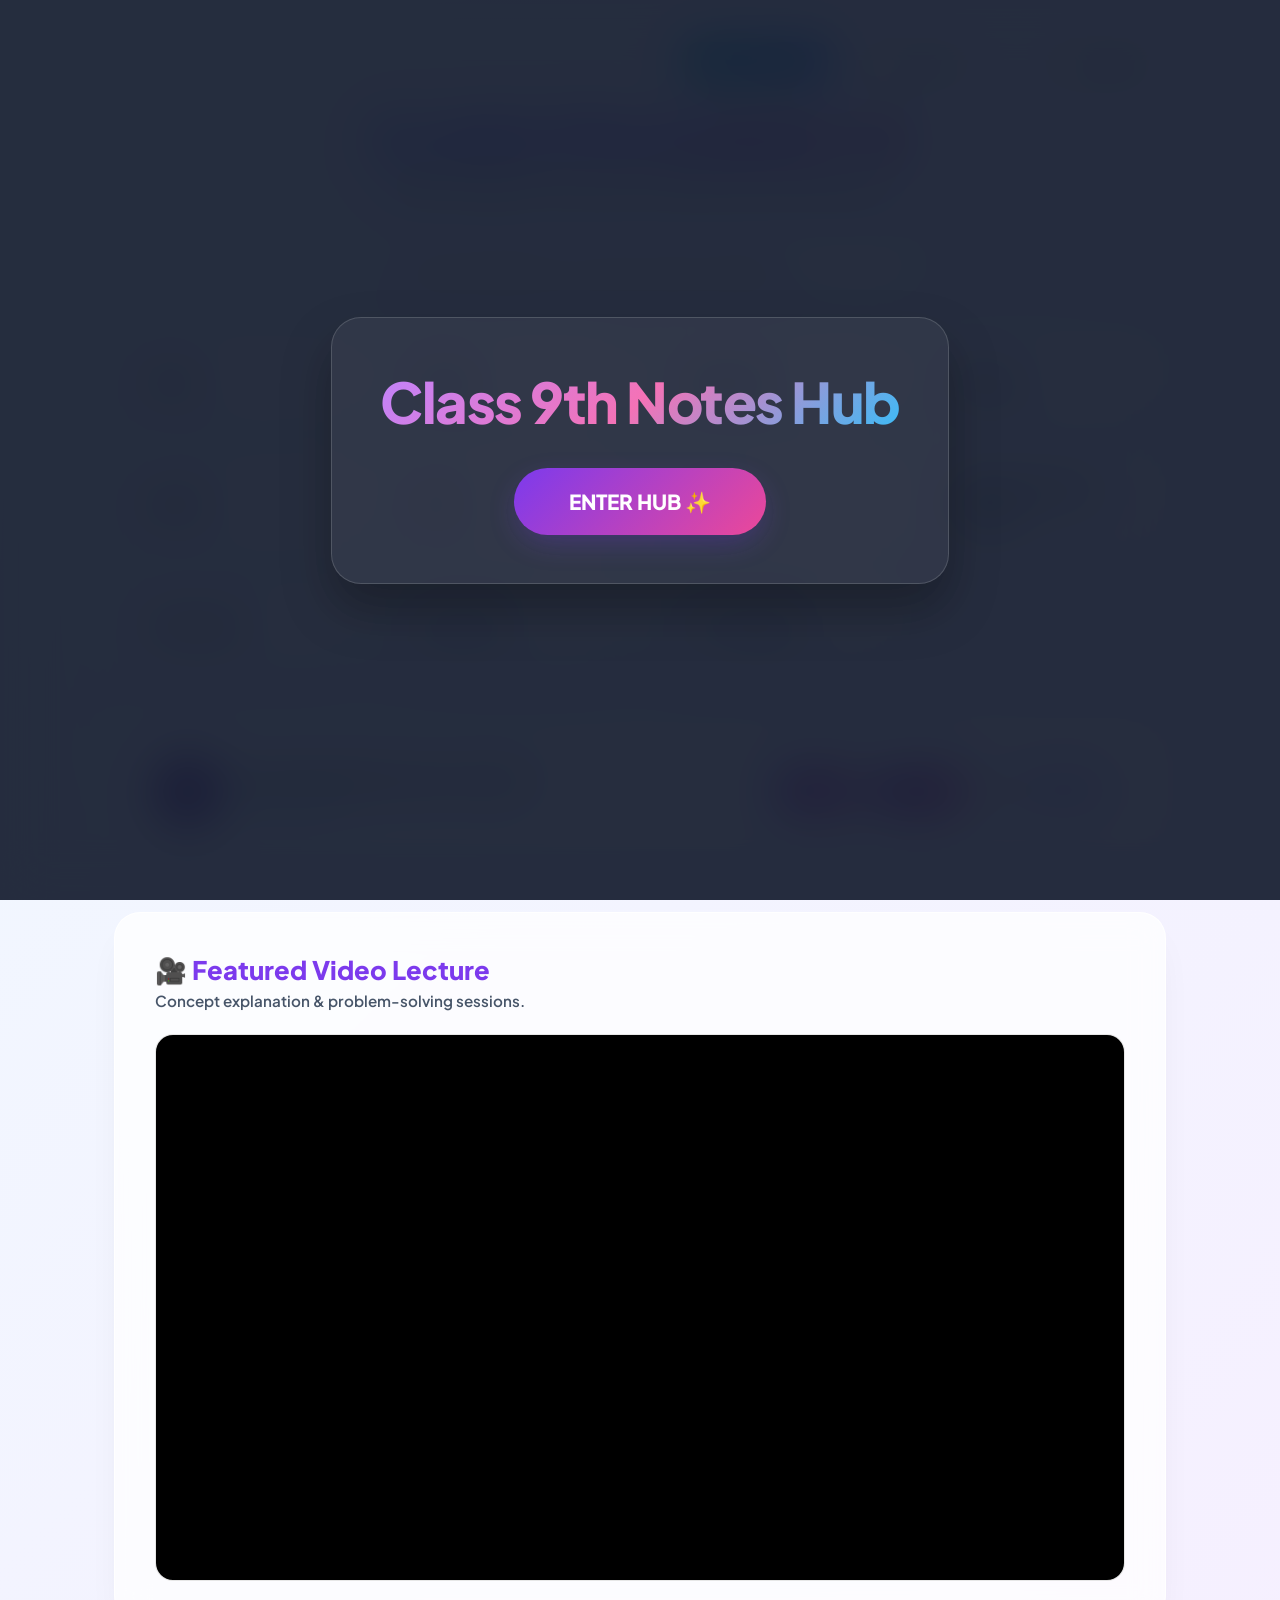
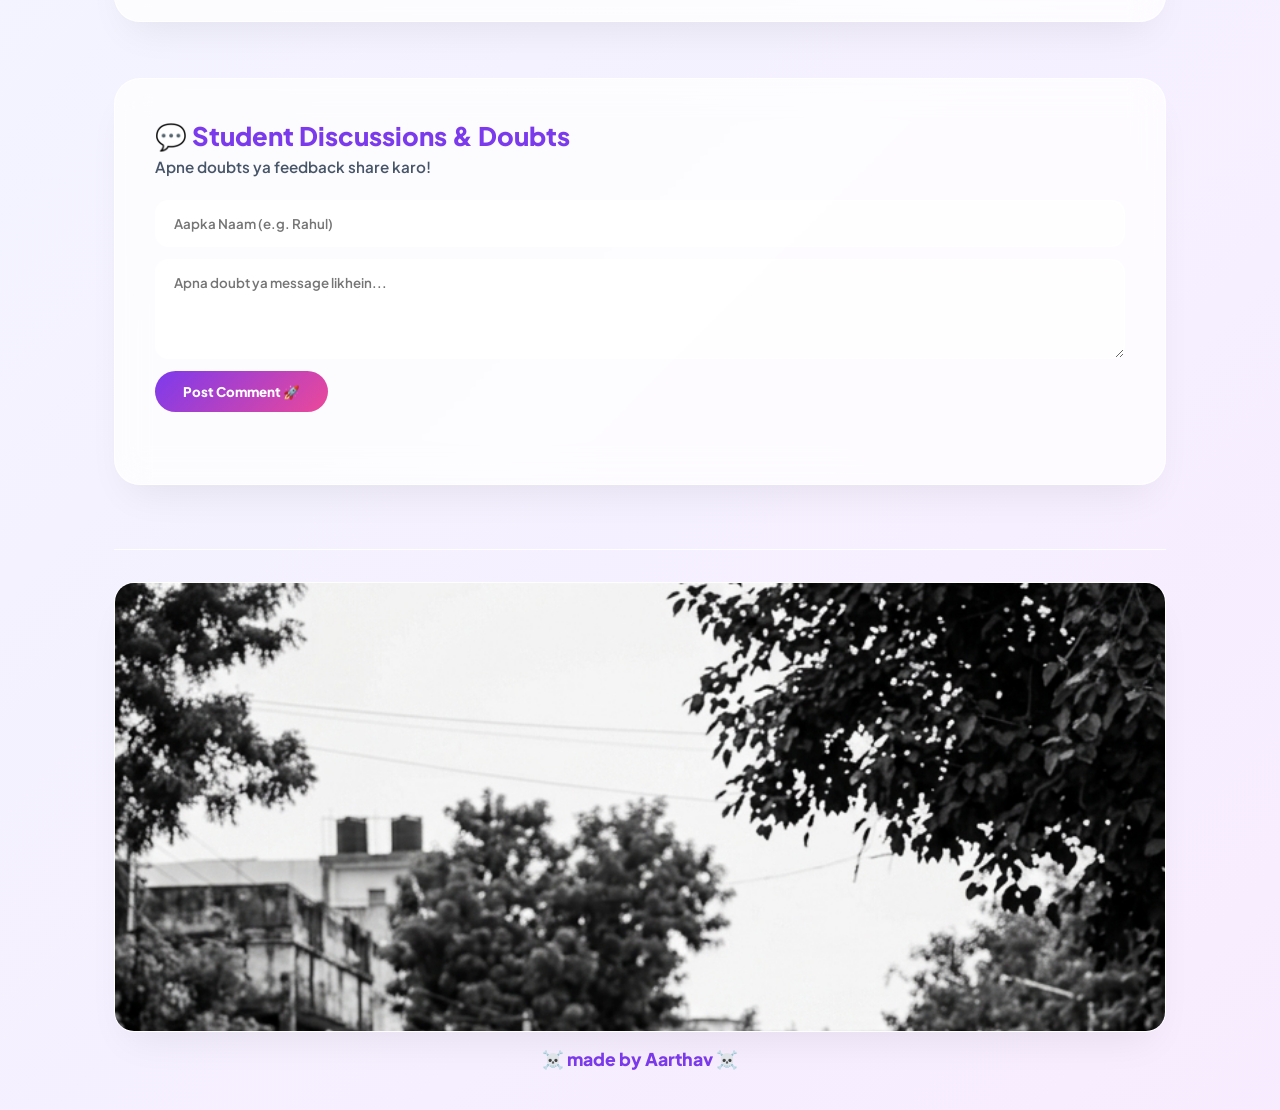
<file: index.html>
<!DOCTYPE html>
<html lang="en">
<head>
<meta charset="UTF-8">
<meta name="viewport" content="width=device-width, initial-scale=1.0">
<title>Class 9th Notes Hub - Ultimate Edition</title>

<!-- Google Fonts -->
<link href="https://fonts.googleapis.com/css2?family=Plus+Jakarta+Sans:wght@400;600;700;800&display=swap" rel="stylesheet">

<style>
  :root {
    --primary-glow: #7c3aed;
    --accent-cyan: #06b6d4;
    --accent-pink: #ec4899;
    --card-bg: rgba(255, 255, 255, 0.75);
    --card-border: rgba(255, 255, 255, 0.9);
    --text-dark: #0f172a;
    --text-muted: #475569;
    --shadow-soft: 0 20px 40px -15px rgba(0, 0, 0, 0.08);
    --shadow-glow: 0 10px 30px -5px rgba(124, 58, 237, 0.3);
    --body-gradient: linear-gradient(-45deg, #f3e8ff, #e0e7ff, #fae8ff, #f0f9ff);
  }

  [data-theme="dark"] {
    --card-bg: rgba(15, 23, 42, 0.75);
    --card-border: rgba(255, 255, 255, 0.1);
    --text-dark: #f8fafc;
    --text-muted: #94a3b8;
    --shadow-soft: 0 20px 40px -15px rgba(0, 0, 0, 0.5);
    --body-gradient: linear-gradient(-45deg, #0f172a, #1e1b4b, #311042, #020617);
  }

  * {
    box-sizing: border-box;
    margin: 0;
    padding: 0;
    font-family: 'Plus Jakarta Sans', sans-serif;
  }

  body {
    min-height: 100vh;
    color: var(--text-dark);
    overflow-x: hidden;
    position: relative;
    background: var(--body-gradient);
    background-size: 400% 400%;
    animation: gradientBG 15s ease infinite;
  }

  @keyframes gradientBG {
    0% { background-position: 0% 50%; }
    50% { background-position: 100% 50%; }
    100% { background-position: 0% 50%; }
  }

  /* ENTER SCREEN */
  #enter-screen {
    position: fixed;
    top: 0; left: 0;
    width: 100vw; height: 100vh;
    background: rgba(15, 23, 42, 0.9);
    backdrop-filter: blur(25px);
    display: flex;
    flex-direction: column;
    justify-content: center;
    align-items: center;
    z-index: 99999;
    transition: opacity 0.5s ease, visibility 0.5s ease;
  }

  .enter-box {
    text-align: center;
    padding: 3rem;
    border-radius: 30px;
    background: rgba(255, 255, 255, 0.05);
    border: 1px solid rgba(255, 255, 255, 0.15);
    box-shadow: 0 25px 50px rgba(0,0,0,0.3);
  }

  .enter-title {
    font-size: 3.5rem;
    font-weight: 800;
    letter-spacing: -1.5px;
    margin-bottom: 2rem;
    background: linear-gradient(135deg, #c084fc, #f472b6, #38bdf8);
    -webkit-background-clip: text;
    -webkit-text-fill-color: transparent;
  }

  .enter-btn {
    padding: 20px 55px;
    font-size: 1.3rem;
    font-weight: 800;
    color: #fff;
    background: linear-gradient(135deg, var(--primary-glow), var(--accent-pink));
    border: none;
    border-radius: 50px;
    cursor: pointer;
    box-shadow: var(--shadow-glow);
    transition: all 0.4s ease;
  }

  .enter-btn:hover {
    transform: translateY(-5px) scale(1.08);
  }

  /* MAIN LAYOUT */
  #main-content {
    padding: 2.5rem 1.5rem;
    max-width: 1100px;
    margin: 0 auto;
  }

  .top-toolbar {
    display: flex;
    justify-content: flex-end;
    gap: 12px;
    margin-bottom: 1.5rem;
    flex-wrap: wrap;
    align-items: center;
  }

  .tool-icon-btn {
    background: var(--card-bg);
    border: 1px solid var(--card-border);
    backdrop-filter: blur(10px);
    color: var(--text-dark);
    padding: 10px 16px;
    border-radius: 30px;
    font-weight: 700;
    cursor: pointer;
    box-shadow: var(--shadow-soft);
    display: flex;
    align-items: center;
    gap: 6px;
    text-decoration: none;
    font-size: 0.95rem;
    transition: transform 0.2s;
  }

  .tool-icon-btn:hover {
    transform: translateY(-2px);
  }

  .gradient-selector {
    background: var(--card-bg);
    border: 1px solid var(--card-border);
    padding: 10px 14px;
    border-radius: 30px;
    color: var(--text-dark);
    font-weight: 700;
    cursor: pointer;
    outline: none;
    box-shadow: var(--shadow-soft);
  }

  .header-section {
    text-align: center;
    margin-bottom: 2.5rem;
  }

  .header-section h1 {
    font-size: 3.2rem;
    font-weight: 800;
    background: linear-gradient(135deg, #3b82f6, var(--primary-glow), var(--accent-pink));
    -webkit-background-clip: text;
    -webkit-text-fill-color: transparent;
    margin-bottom: 0.5rem;
  }

  .header-section p {
    color: var(--text-muted);
    font-size: 1.1rem;
    font-weight: 700;
  }

  .search-container {
    margin-bottom: 2.5rem;
    text-align: center;
  }

  .search-input {
    width: 100%;
    max-width: 550px;
    padding: 16px 24px;
    font-size: 1.1rem;
    font-weight: 600;
    border-radius: 50px;
    border: 1px solid var(--card-border);
    background: var(--card-bg);
    backdrop-filter: blur(12px);
    color: var(--text-dark);
    box-shadow: var(--shadow-soft);
    outline: none;
  }

  .subjects-grid {
    display: grid;
    grid-template-columns: repeat(auto-fit, minmax(240px, 1fr));
    gap: 1.5rem;
  }

  .subject-card {
    background: var(--card-bg);
    border: 1px solid var(--card-border);
    backdrop-filter: blur(16px);
    padding: 1.8rem;
    border-radius: 22px;
    cursor: pointer;
    box-shadow: var(--shadow-soft);
    transition: all 0.4s ease;
    display: flex;
    justify-content: space-between;
    align-items: center;
  }

  .subject-card:hover {
    transform: translateY(-8px);
    border-color: rgba(124, 58, 237, 0.4);
    box-shadow: 0 25px 35px -10px rgba(124, 58, 237, 0.3);
  }

  .subject-title {
    font-size: 1.15rem;
    font-weight: 800;
    color: var(--text-dark);
  }

  .plus-icon {
    font-size: 1.5rem;
    font-weight: 800;
    color: var(--primary-glow);
  }

  /* ADVANCED MODERN AESTHETIC MUSIC PLAYER */
  .music-player-section {
    margin-top: 3.5rem;
    background: var(--card-bg);
    border: 1px solid var(--card-border);
    backdrop-filter: blur(20px);
    padding: 2rem 2.5rem;
    border-radius: 26px;
    box-shadow: var(--shadow-soft);
    display: flex;
    align-items: center;
    justify-content: space-between;
    gap: 20px;
    flex-wrap: wrap;
  }

  .music-info {
    display: flex;
    align-items: center;
    gap: 18px;
  }

  .vinyl-disc {
    width: 65px;
    height: 65px;
    background: radial-gradient(circle, #0f172a 35%, var(--primary-glow) 36%, #1e1b4b 100%);
    border-radius: 50%;
    border: 3px solid rgba(255, 255, 255, 0.2);
    display: flex;
    align-items: center;
    justify-content: center;
    box-shadow: 0 8px 20px rgba(0,0,0,0.15);
  }

  .vinyl-disc::after {
    content: '';
    width: 18px;
    height: 18px;
    background: var(--accent-pink);
    border-radius: 50%;
    border: 2px solid #fff;
  }

  .vinyl-spinning {
    animation: spinVinyl 3s linear infinite;
    animation-play-state: paused;
  }

  @keyframes spinVinyl {
    0% { transform: rotate(0deg); }
    100% { transform: rotate(360deg); }
  }

  .music-details h3 {
    font-size: 1.1rem;
    font-weight: 800;
    color: var(--text-dark);
    margin-bottom: 3px;
  }

  .music-details p {
    font-size: 0.85rem;
    font-weight: 700;
    color: var(--accent-cyan);
  }

  .music-controls {
    display: flex;
    align-items: center;
    gap: 15px;
    flex-wrap: wrap;
  }

  .music-btn {
    padding: 10px 18px;
    background: linear-gradient(135deg, var(--primary-glow), var(--accent-pink));
    border: none;
    border-radius: 20px;
    color: #fff;
    font-weight: 800;
    cursor: pointer;
    box-shadow: var(--shadow-glow);
    transition: transform 0.2s;
    font-size: 0.9rem;
  }

  .music-btn:hover {
    transform: scale(1.05);
  }

  .volume-control-box {
    display: flex;
    align-items: center;
    gap: 8px;
    background: rgba(0,0,0,0.04);
    padding: 6px 12px;
    border-radius: 20px;
    border: 1px solid var(--card-border);
  }

  .volume-slider {
    width: 90px;
    accent-color: var(--primary-glow);
    cursor: pointer;
  }

  /* CHAPTER SECTION & PDF VIEWER */
  #chapter-section {
    display: none;
    margin-top: 3rem;
    background: var(--card-bg);
    border: 1px solid var(--card-border);
    backdrop-filter: blur(20px);
    padding: 2.5rem;
    border-radius: 26px;
    box-shadow: var(--shadow-soft);
  }

  .chapter-list {
    display: flex;
    gap: 10px;
    margin-bottom: 1.5rem;
    flex-wrap: wrap;
  }

  .chap-btn {
    padding: 12px 18px;
    background: var(--card-bg);
    border: 1px solid var(--card-border);
    color: var(--text-dark);
    border-radius: 12px;
    font-weight: 800;
    font-size: 0.9rem;
    cursor: pointer;
  }

  .chap-btn:hover, .chap-btn.active {
    background: linear-gradient(135deg, var(--primary-glow), var(--accent-pink));
    color: #fff;
    border-color: transparent;
    transform: translateY(-2px);
  }

  .notes-display {
    text-align: center;
    margin-top: 2rem;
  }

  .pdf-frame {
    width: 100%;
    height: 650px;
    border: 1px solid var(--card-border);
    border-radius: 18px;
    background: #fff;
  }

  .download-btn {
    display: inline-block;
    margin-top: 1.5rem;
    padding: 14px 32px;
    background: linear-gradient(135deg, #10b981, #059669);
    color: #fff;
    text-decoration: none;
    border-radius: 50px;
    font-weight: 800;
  }

  /* VIDEO PLAYER SECTION */
  .video-section {
    margin-top: 3.5rem;
    background: var(--card-bg);
    border: 1px solid var(--card-border);
    backdrop-filter: blur(16px);
    padding: 2.5rem;
    border-radius: 26px;
    box-shadow: var(--shadow-soft);
  }

  .video-container {
    position: relative;
    width: 100%;
    padding-bottom: 56.25%;
    height: 0;
    border-radius: 18px;
    overflow: hidden;
    border: 1px solid var(--card-border);
    background: #000;
    margin-top: 1.5rem;
  }

  .video-container iframe {
    position: absolute;
    top: 0; left: 0;
    width: 100%; height: 100%;
    border: none;
  }

  /* INTERACTIVE COMMENT SECTION */
  .comment-section {
    margin-top: 3.5rem;
    background: var(--card-bg);
    border: 1px solid var(--card-border);
    backdrop-filter: blur(16px);
    padding: 2.5rem;
    border-radius: 26px;
    box-shadow: var(--shadow-soft);
  }

  .comment-form {
    display: flex;
    flex-direction: column;
    gap: 12px;
    margin-top: 1.5rem;
  }

  .comment-input, .comment-textarea {
    width: 100%;
    padding: 14px 18px;
    border-radius: 14px;
    border: 1px solid var(--card-border);
    background: var(--card-bg);
    color: var(--text-dark);
    font-weight: 600;
    outline: none;
  }

  .comment-textarea {
    resize: vertical;
    min-height: 100px;
  }

  .submit-comment-btn {
    padding: 12px 28px;
    background: linear-gradient(135deg, var(--primary-glow), var(--accent-pink));
    color: #fff;
    border: none;
    border-radius: 30px;
    font-weight: 800;
    cursor: pointer;
    align-self: flex-start;
  }

  .comments-list {
    margin-top: 2rem;
    display: flex;
    flex-direction: column;
    gap: 15px;
  }

  .comment-card {
    background: var(--card-bg);
    border: 1px solid var(--card-border);
    padding: 15px 20px;
    border-radius: 14px;
    box-shadow: 0 4px 15px rgba(0,0,0,0.02);
  }

  .comment-author {
    font-weight: 800;
    color: var(--primary-glow);
    margin-bottom: 5px;
  }

  .comment-text {
    font-size: 0.95rem;
    color: var(--text-dark);
  }

  /* GALLERY */
  .gallery-section {
    margin-top: 4rem;
    padding-top: 2rem;
    border-top: 1px solid var(--card-border);
    text-align: center;
  }

  .image-container {
    position: relative;
    width: 100%;
    max-height: 450px;
    overflow: hidden;
    border-radius: 20px;
    box-shadow: var(--shadow-soft);
    border: 1px solid var(--card-border);
  }

  .image-container img {
    width: 100%;
    height: 100%;
    object-fit: cover;
    display: block;
  }

  .owner-signature {
    display: inline-block;
    margin-top: 1rem;
    color: var(--primary-glow);
    font-size: 1.1rem;
    font-weight: 800;
  }
</style>
</head>
<body data-theme="light">

  <!-- BACKGROUND AUDIO ELEMENT -->
  <audio id="bgMusic" src="music1.mp3" loop></audio>

  <!-- ENTRY SCREEN -->
  <div id="enter-screen">
    <div class="enter-box">
      <div class="enter-title">Class 9th Notes Hub</div>
      <button class="enter-btn" id="enterBtn">ENTER HUB ✨</button>
    </div>
  </div>

  <!-- MAIN CONTENT -->
  <div id="main-content">
    
    <div class="top-toolbar">
      <!-- INFO 1 BUTTON -->
      <a href="info1.html" class="tool-icon-btn" style="background: linear-gradient(135deg, #06b6d4, #3b82f6); color: #fff;">
        ANOTHER LEVEL 
      </a>
      
      <!-- GRADIENT THEME SELECTOR -->
      <select class="gradient-selector" id="gradientSelector">
        <option value="pastel">🎨 Pastel Dream</option>
        <option value="sunset">🌅 Sunset Glow</option>
        <option value="neon">⚡ Cyber Neon</option>
        <option value="emerald">🌲 Emerald Forest</option>
      </select>

      <!-- DARK / LIGHT MODE TOGGLE -->
      <button class="tool-icon-btn" id="themeToggleBtn">
        <span id="theme-icon">🌙</span> <span id="theme-text">Dark Mode</span>
      </button>
    </div>

    <div class="header-section">
      <h1>CLASS 9TH SUBJECTS</h1>
      <p>Select a subject to view notes, video lectures & discussions</p>
    </div>

    <!-- SEARCH BAR -->
    <div class="search-container">
      <input type="text" id="searchInput" class="search-input" placeholder="🔍 Search subject (e.g. math, science, history)...">
    </div>

    <!-- SUBJECTS GRID -->
    <div class="subjects-grid" id="subjectsGrid">
      <div class="subject-card" data-name="maths math mathematics" onclick="openSubject('maths', 'Maths')"><span class="subject-title">Maths</span><span class="plus-icon">+</span></div>
      <div class="subject-card" data-name="physics sci" onclick="openSubject('physics', 'Physics')"><span class="subject-title">Physics</span><span class="plus-icon">+</span></div>
      <div class="subject-card" data-name="chemistry sci" onclick="openSubject('chemistry', 'Chemistry')"><span class="subject-title">Chemistry</span><span class="plus-icon">+</span></div>
      <div class="subject-card" data-name="biology bio sci" onclick="openSubject('biology', 'Biology')"><span class="subject-title">Biology</span><span class="plus-icon">+</span></div>
      <div class="subject-card" data-name="english eng" onclick="openSubject('english', 'English')"><span class="subject-title">English</span><span class="plus-icon">+</span></div>
      <div class="subject-card" data-name="hindi" onclick="openSubject('hindi', 'Hindi')"><span class="subject-title">Hindi</span><span class="plus-icon">+</span></div>
      <div class="subject-card" data-name="history sst" onclick="openSubject('history', 'History')"><span class="subject-title">History</span><span class="plus-icon">+</span></div>
      <div class="subject-card" data-name="civics political science sst" onclick="openSubject('civics', 'Political Science (Civics)')"><span class="subject-title">Political Science (Civics)</span><span class="plus-icon">+</span></div>
      <div class="subject-card" data-name="geography sst" onclick="openSubject('geography', 'Geography')"><span class="subject-title">Geography</span><span class="plus-icon">+</span></div>
      <div class="subject-card" data-name="economics sst" onclick="openSubject('economics', 'Economics')"><span class="subject-title">Economics</span><span class="plus-icon">+</span></div>
      <div class="subject-card" data-name="computer it" onclick="openSubject('computer', 'IT / Computer')"><span class="subject-title">IT / Computer</span><span class="plus-icon">+</span></div>
    </div>

    <!-- ADVANCED MODERN MUSIC PLAYER -->
    <div class="music-player-section">
      <div class="music-info">
        <div class="vinyl-disc vinyl-spinning" id="vinylDisc"></div>
        <div class="music-details">
          <h3>Study Vibe Radio (music1.mp3) 🎧</h3>
          <p id="musicStatus">Status: Paused</p>
        </div>
      </div>
      <div class="music-controls">
        <button class="music-btn" id="playBtn">▶ Play</button>
        <button class="music-btn" id="muteBtn">🔇 Mute</button>
        <div class="volume-control-box">
          <span style="font-size:0.8rem; font-weight:700;">Vol</span>
          <input type="range" class="volume-slider" id="volumeSlider" min="0" max="1" step="0.05" value="0.8">
        </div>
      </div>
    </div>

    <!-- CHAPTER DETAILS & PDF VIEWER -->
    <div id="chapter-section">
      <h2 id="selected-subject-title" style="color: var(--primary-glow); font-size: 1.8rem; font-weight: 800;">Subject</h2>
      <div id="chapter-list-container"></div>

      <div class="notes-display" id="notes-view" style="display:none;">
        <h3 id="chap-heading" style="margin-bottom: 1rem; color: var(--accent-pink); font-size: 1.3rem; font-weight: 800;">Chapter Notes</h3>
        <iframe id="pdf-viewer" class="pdf-frame" src=""></iframe>
        <br>
        <a id="download-link" href="#" target="_blank" class="download-btn">📥 FULLSCREEN / DOWNLOAD PDF</a>
      </div>
    </div>

    <!-- VIDEO PLAYER SECTION -->
    <div class="video-section">
      <h2 style="color: var(--primary-glow); font-size: 1.6rem; font-weight: 800;">🎥 Featured Video Lecture</h2>
      <p style="color: var(--text-muted); font-size: 0.95rem; font-weight: 600; margin-top: 5px;">Concept explanation & problem-solving sessions.</p>
      
      <div class="video-container">
        <iframe src="https://www.youtube.com/embed/dQw4w9WgXcQ" title="Class 9 Lecture" allowfullscreen></iframe>
      </div>
    </div>

    <!-- COMMENT SECTION -->
    <div class="comment-section">
      <h2 style="color: var(--primary-glow); font-size: 1.6rem; font-weight: 800;">💬 Student Discussions & Doubts</h2>
      <p style="color: var(--text-muted); font-size: 0.95rem; font-weight: 600; margin-top: 5px;">Apne doubts ya feedback share karo!</p>
      
      <div class="comment-form">
        <input type="text" id="commentName" class="comment-input" placeholder="Aapka Naam (e.g. Rahul)">
        <textarea id="commentMsg" class="comment-textarea" placeholder="Apna doubt ya message likhein..."></textarea>
        <button class="submit-comment-btn" id="postCommentBtn">Post Comment 🚀</button>
      </div>

      <div class="comments-list" id="commentsList"></div>
    </div>

    <!-- GALLERY SECTION -->
    <div class="gallery-section">
      <div class="image-container">
        <img src="kip01.jpg" alt="Owner Vault Artwork" onerror="this.src='https://images.unsplash.com/photo-1635863138275-d9b33299680b?auto=format&fit=crop&w=1200&q=80'">
      </div>
      <div class="owner-signature">☠️ made by Aarthav ☠️</div>
    </div>

  </div>

  <!-- JAVASCRIPT LOGIC -->
  <script>
    let currentSubjectKey = '';

    // SARE SUBJECTS KE LIYE 7-7 CHAPTERS KO ARRAY FORMAT MEIN SET KAR DIYA HAI
    const pdfDatabase = {
      'maths': [
        'https://drive.google.com/file/d/1WExfdNkRhQorsfz3Y7krL9YSkqSFVBiU/preview', // Chapter 1
        'https://drive.google.com/file/d/1VdqPlM6yz11Op2Jb8ZNKGHj1xKKgCLkc/preview', // Chapter 2
        'paste link here', // Chapter 3
        'paste link here', // Chapter 4
        'paste link here', // Chapter 5
        'paste link here', // Chapter 6
        'paste link here'  // Chapter 7
      ],
      'physics': [
        'paste link here', // Chapter 1
        'paste link here', // Chapter 2
        'paste link here', // Chapter 3
        'paste link here', // Chapter 4
        'paste link here', // Chapter 5
        'paste link here', // Chapter 6
        'paste link here'  // Chapter 7
      ],
      'chemistry': [
        'paste link here', // Chapter 1
        'paste link here', // Chapter 2
        'paste link here', // Chapter 3
        'paste link here', // Chapter 4
        'paste link here', // Chapter 5
        'paste link here', // Chapter 6
        'paste link here'  // Chapter 7
      ],
      'biology': [
        'paste link here', // Chapter 1
        'paste link here', // Chapter 2
        'paste link here', // Chapter 3
        'paste link here', // Chapter 4
        'paste link here', // Chapter 5
        'paste link here', // Chapter 6
        'paste link here'  // Chapter 7
      ],
      'english': [
        'paste link here', // Chapter 1
        'https://drive.google.com/file/d/1dDnO4SyKWaEKQsUtLYzPKwtyMkusckp5/view?usp=drivesdk', // Chapter 2
        'https://drive.google.com/file/d/1O-TRqXnoVWP9N42raMRrngesWZQsRVuI/view?usp=drivesdk', // Chapter 3
        'https://drive.google.com/file/d/1d4o5oQoqv_JnpLRALJ-utWassrVaD6yF/view?usp=drivesdk', // Chapter 4
        'paste link here', // Chapter 5
        'paste link here', // Chapter 6
        'paste link here'  // Chapter 7
      ],
      'hindi': [
        'paste link here', // Chapter 1
        'paste link here', // Chapter 2
        'paste link here', // Chapter 3
        'paste link here', // Chapter 4
        'paste link here', // Chapter 5
        'paste link here', // Chapter 6
        'paste link here'  // Chapter 7
      ],
      'history': [
        'https://drive.google.com/file/d/1BntkYs4nvBvF_e9KRI0jp4eVjjNdFsqs/preview', // Chapter 1
        'paste link here', // Chapter 2
        'paste link here', // Chapter 3
        'paste link here', // Chapter 4
        'paste link here', // Chapter 5
        'paste link here', // Chapter 6
        'paste link here'  // Chapter 7
      ],
      'civics': [
        'https://drive.google.com/file/d/1gP1XVcQUI3YNYC93EwGAmj8nWL4mrtqk/view?usp=drivesdk', // Chapter 1
        'paste link here', // Chapter 2
        'paste link here', // Chapter 3
        'paste link here', // Chapter 4
        'paste link here', // Chapter 5
        'paste link here', // Chapter 6
        'paste link here'  // Chapter 7
      ],
      'geography': [
        'https://drive.google.com/file/d/1WZ-vjUFFMYeBYHRNIb7_78hk7STL6FRd/preview', // Chapter 1
        'paste link here', // Chapter 2
        'paste link here', // Chapter 3
        'paste link here', // Chapter 4
        'paste link here', // Chapter 5
        'paste link here', // Chapter 6
        'paste link here'  // Chapter 7
      ],
      'economics': [
        'paste link here', // Chapter 1
        'paste link here', // Chapter 2
        'paste link here', // Chapter 3
        'paste link here', // Chapter 4
        'paste link here', // Chapter 5
        'paste link here', // Chapter 6
        'paste link here'  // Chapter 7
      ],
      'computer': [
        'paste link here', // Chapter 1
        'paste link here', // Chapter 2
        'paste link here', // Chapter 3
        'paste link here', // Chapter 4
        'paste link here', // Chapter 5
        'paste link here', // Chapter 6
        'paste link here'  // Chapter 7
      ]
    };

    // 1. Enter Screen Handler
    document.getElementById('enterBtn').addEventListener('click', function() {
      const screen = document.getElementById('enter-screen');
      screen.style.opacity = '0';
      setTimeout(() => {
        screen.style.display = 'none';
      }, 500);
    });

    // 2. Dark/Light Mode Toggle
    document.getElementById('themeToggleBtn').addEventListener('click', function() {
      const body = document.body;
      const isLight = body.getAttribute('data-theme') === 'light';
      body.setAttribute('data-theme', isLight ? 'dark' : 'light');
      
      document.getElementById('theme-icon').textContent = isLight ? '☀️' : '🌙';
      document.getElementById('theme-text').textContent = isLight ? 'Light Mode' : 'Dark Mode';
    });

    // 3. Open Subject Function
    function openSubject(key, title) {
      currentSubjectKey = key;
      const chapterSection = document.getElementById('chapter-section');
      const titleElem = document.getElementById('selected-subject-title');
      const listContainer = document.getElementById('chapter-list-container');
      const notesView = document.getElementById('notes-view');

      titleElem.textContent = title + " - Select Chapter";
      chapterSection.style.display = 'block';
      notesView.style.display = 'none';

      let html = '<div class="chapter-list">';
      const chapters = pdfDatabase[key] || [];
      const totalChaps = chapters.length || 7;

      for (let i = 1; i <= totalChaps; i++) {
        html += `<button class="chap-btn" onclick="loadChapter(${i}, this)">Chapter ${i}</button>`;
      }
      html += '</div>';

      listContainer.innerHTML = html;
      chapterSection.scrollIntoView({ behavior: 'smooth' });
    }

    // 4. Load Chapter PDF
    function loadChapter(num, btn) {
      document.querySelectorAll('.chap-btn').forEach(b => b.classList.remove('active'));
      btn.classList.add('active');

      const pdfViewer = document.getElementById('pdf-viewer');
      const downloadLink = document.getElementById('download-link');
      const notesView = document.getElementById('notes-view');
      const chapHeading = document.getElementById('chap-heading');

      chapHeading.textContent = `Chapter ${num} Notes`;

      const subjectPdfs = pdfDatabase[currentSubjectKey];
      const linkIndex = num - 1; // Array 0-index based hota hai
      
      if (subjectPdfs && subjectPdfs[linkIndex] && subjectPdfs[linkIndex] !== 'paste link here') {
        const url = subjectPdfs[linkIndex];
        pdfViewer.src = url;
        downloadLink.href = url.replace('/preview', '/view');
      } else {
        pdfViewer.src = '';
        alert(`Chapter ${num} ke notes jald hi add honge!`);
      }

      notesView.style.display = 'block';
    }

    // 5. Search Functionality
    document.getElementById('searchInput').addEventListener('input', function(e) {
      const term = e.target.value.toLowerCase();
      const cards = document.querySelectorAll('.subject-card');

      cards.forEach(card => {
        const name = card.getAttribute('data-name').toLowerCase();
        const title = card.querySelector('.subject-title').textContent.toLowerCase();
        if (name.includes(term) || title.includes(term)) {
          card.style.display = 'flex';
        } else {
          card.style.display = 'none';
        }
      });
    });

    // 6. Music Controls
    const bgMusic = document.getElementById('bgMusic');
    const playBtn = document.getElementById('playBtn');
    const muteBtn = document.getElementById('muteBtn');
    const volumeSlider = document.getElementById('volumeSlider');
    const vinylDisc = document.getElementById('vinylDisc');
    const musicStatus = document.getElementById('musicStatus');

    playBtn.addEventListener('click', function() {
      if (bgMusic.paused) {
        bgMusic.play();
        playBtn.textContent = '⏸ Pause';
        musicStatus.textContent = 'Status: Playing 🎶';
        vinylDisc.style.animationPlayState = 'running';
      } else {
        bgMusic.pause();
        playBtn.textContent = '▶ Play';
        musicStatus.textContent = 'Status: Paused';
        vinylDisc.style.animationPlayState = 'paused';
      }
    });

    muteBtn.addEventListener('click', function() {
      bgMusic.muted = !bgMusic.muted;
      muteBtn.textContent = bgMusic.muted ? '🔊 Unmute' : '🔇 Mute';
    });

    volumeSlider.addEventListener('input', function(e) {
      bgMusic.volume = e.target.value;
    });

    // 7. Comments System
    const postCommentBtn = document.getElementById('postCommentBtn');
    const commentName = document.getElementById('commentName');
    const commentMsg = document.getElementById('commentMsg');
    const commentsList = document.getElementById('commentsList');

    postCommentBtn.addEventListener('click', function() {
      const name = commentName.value.trim();
      const msg = commentMsg.value.trim();

      if (!name || !msg) {
        alert('Kripya naam aur message dono bharein!');
        return;
      }

      const card = document.createElement('div');
      card.className = 'comment-card';
      card.innerHTML = `
        <div class="comment-author">${name}</div>
        <div class="comment-text">${msg}</div>
      `;

      commentsList.prepend(card);
      commentName.value = '';
      commentMsg.value = '';
    });
  </script>
</body>
</html>
</file>
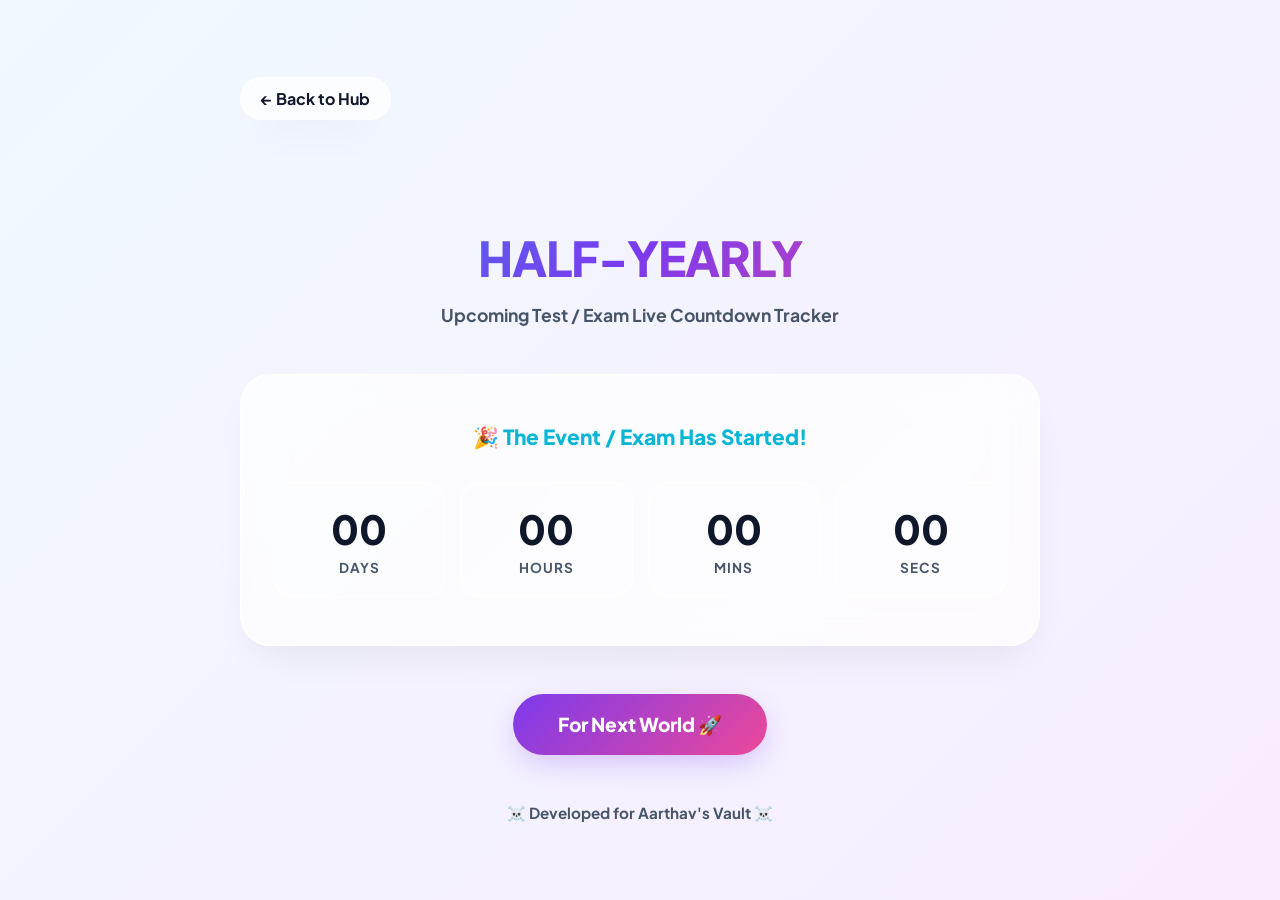
<file: info1.html>
<!DOCTYPE html>
<html lang="en">
<head>
<meta charset="UTF-8">
<meta name="viewport" content="width=device-width, initial-scale=1.0">
<title>Info Hub - Countdown & Vibe</title>

<!-- Google Fonts -->
<link href="https://fonts.googleapis.com/css2?family=Plus+Jakarta+Sans:wght@400;600;700;800&display=swap" rel="stylesheet">

<style>
  :root {
    --primary-glow: #7c3aed;
    --accent-cyan: #06b6d4;
    --accent-pink: #ec4899;
    --card-bg: rgba(255, 255, 255, 0.75);
    --card-border: rgba(255, 255, 255, 0.9);
    --text-dark: #0f172a;
    --text-muted: #475569;
    --shadow-soft: 0 20px 40px -15px rgba(0, 0, 0, 0.08);
    --shadow-glow: 0 10px 30px -5px rgba(124, 58, 237, 0.3);
    --body-gradient: linear-gradient(-45deg, #f3e8ff, #e0e7ff, #fae8ff, #f0f9ff);
  }

  [data-theme="dark"] {
    --card-bg: rgba(15, 23, 42, 0.75);
    --card-border: rgba(255, 255, 255, 0.1);
    --text-dark: #f8fafc;
    --text-muted: #94a3b8;
    --shadow-soft: 0 20px 40px -15px rgba(0, 0, 0, 0.5);
    --body-gradient: linear-gradient(-45deg, #0f172a, #1e1b4b, #311042, #020617);
  }

  * {
    box-sizing: border-box;
    margin: 0;
    padding: 0;
    font-family: 'Plus Jakarta Sans', sans-serif;
  }

  body {
    min-height: 100vh;
    color: var(--text-dark);
    background: var(--body-gradient);
    background-size: 400% 400%;
    animation: gradientBG 15s ease infinite;
    display: flex;
    flex-direction: column;
    justify-content: space-between;
    align-items: center;
    padding: 2.5rem 1.5rem;
  }

  @keyframes gradientBG {
    0% { background-position: 0% 50%; }
    50% { background-position: 100% 50%; }
    100% { background-position: 0% 50%; }
  }

  .container {
    max-width: 800px;
    width: 100%;
    text-align: center;
    margin: auto;
  }

  /* BACK TO HOME BUTTON */
  .back-home-btn {
    align-self: flex-start;
    background: var(--card-bg);
    border: 1px solid var(--card-border);
    backdrop-filter: blur(10px);
    color: var(--text-dark);
    padding: 10px 20px;
    border-radius: 30px;
    font-weight: 700;
    cursor: pointer;
    text-decoration: none;
    box-shadow: var(--shadow-soft);
    display: inline-flex;
    align-items: center;
    gap: 8px;
    margin-bottom: 2rem;
    transition: transform 0.2s;
  }

  .back-home-btn:hover {
    transform: translateY(-2px);
  }

  /* EDITABLE MAIN TITLE */
  .main-heading {
    font-size: 3rem;
    font-weight: 800;
    letter-spacing: -1px;
    margin-bottom: 1rem;
    background: linear-gradient(135deg, #3b82f6, var(--primary-glow), var(--accent-pink));
    -webkit-background-clip: text;
    -webkit-text-fill-color: transparent;
  }

  .sub-text {
    color: var(--text-muted);
    font-size: 1.1rem;
    font-weight: 700;
    margin-bottom: 3rem;
  }

  /* COUNTDOWN TIMER BOX */
  .countdown-card {
    background: var(--card-bg);
    border: 1px solid var(--card-border);
    backdrop-filter: blur(20px);
    padding: 3rem 2rem;
    border-radius: 30px;
    box-shadow: var(--shadow-soft);
    margin-bottom: 3rem;
  }

  .countdown-title {
    font-size: 1.3rem;
    font-weight: 800;
    color: var(--accent-cyan);
    margin-bottom: 2rem;
  }

  .timer-grid {
    display: grid;
    grid-template-columns: repeat(4, 1fr);
    gap: 15px;
  }

  .timer-box {
    background: rgba(255, 255, 255, 0.05);
    border: 1px solid var(--card-border);
    padding: 20px 10px;
    border-radius: 20px;
    box-shadow: inset 0 2px 5px rgba(255,255,255,0.2);
  }

  .timer-number {
    font-size: 2.5rem;
    font-weight: 800;
    color: var(--text-dark);
    margin-bottom: 5px;
  }

  .timer-label {
    font-size: 0.85rem;
    font-weight: 700;
    color: var(--text-muted);
    text-transform: uppercase;
    letter-spacing: 1px;
  }

  /* FOR NEXT WORLD BUTTON */
  .next-world-btn {
    display: inline-block;
    padding: 18px 45px;
    font-size: 1.2rem;
    font-weight: 800;
    color: #fff;
    background: linear-gradient(135deg, var(--primary-glow), var(--accent-pink));
    border: none;
    border-radius: 50px;
    cursor: pointer;
    text-decoration: none;
    box-shadow: var(--shadow-glow);
    transition: all 0.4s ease;
  }

  .next-world-btn:hover {
    transform: translateY(-5px) scale(1.05);
  }

  .footer-sig {
    margin-top: 3rem;
    color: var(--text-muted);
    font-weight: 700;
    font-size: 0.95rem;
  }
</style>
</head>
<body data-theme="light">

  <div class="container" style="text-align: left;">
    <!-- BACK TO MAIN HUB -->
    <a href="index.html" class="back-home-btn">← Back to Hub</a>
  </div>

  <div class="container">
    
    <!-- EDITABLE HEADING ("PREOIDC TEST 2 ") -->
    <h1 class="main-heading">HALF-YEARLY </h1>
    <p class="sub-text">Upcoming Test / Exam Live Countdown Tracker</p>

    <!-- COUNTDOWN TIMER CONTAINER -->
    <div class="countdown-card">
      <div class="countdown-title" id="eventTitle">⏳ Time Left For Next Exam</div>
      <div class="timer-grid">
        <div class="timer-box">
          <div class="timer-number" id="days">00</div>
          <div class="timer-label">Days</div>
        </div>
        <div class="timer-box">
          <div class="timer-number" id="hours">00</div>
          <div class="timer-label">Hours</div>
        </div>
        <div class="timer-box">
          <div class="timer-number" id="minutes">00</div>
          <div class="timer-label">Mins</div>
        </div>
        <div class="timer-box">
          <div class="timer-number" id="seconds">00</div>
          <div class="timer-label">Secs</div>
        </div>
      </div>
    </div>

    <!-- FOR NEXT WORLD BUTTON -->
    <a href="info2.html" class="next-world-btn">For Next World 🚀</a>

    <div class="footer-sig">
      ☠️ Developed for Aarthav's Vault ☠️
    </div>

  </div>

  <script>
    // ==========================================
    // TARGET DATE CONFIGURATION (Yahan apni date change kar le!)
    // Format: "Month Day, Year HH:MM:SS" (e.g., "March 15, 2026 09:00:00")
    // ==========================================
    const targetDate = new Date("October 5, 2026 00:00:00").getTime();

    function updateCountdown() {
      const now = new Date().getTime();
      const difference = targetDate - now;

      if (difference <= 0) {
        document.getElementById("eventTitle").innerText = "🎉 The Event / Exam Has Started!";
        document.getElementById("days").innerText = "00";
        document.getElementById("hours").innerText = "00";
        document.getElementById("minutes").innerText = "00";
        document.getElementById("seconds").innerText = "00";
        return;
      }

      const days = Math.floor(difference / (1000 * 60 * 60 * 24));
      const hours = Math.floor((difference % (1000 * 60 * 60 * 24)) / (1000 * 60 * 60));
      const minutes = Math.floor((difference % (1000 * 60 * 60)) / (1000 * 60));
      const seconds = Math.floor((difference % (1000 * 60)) / 1000);

      document.getElementById("days").innerText = String(days).padStart(2, '0');
      document.getElementById("hours").innerText = String(hours).padStart(2, '0');
      document.getElementById("minutes").innerText = String(minutes).padStart(2, '0');
      document.getElementById("seconds").innerText = String(seconds).padStart(2, '0');
    }

    // Run every second
    setInterval(updateCountdown, 1000);
    updateCountdown();
  </script>
</body>
</html>
</file>
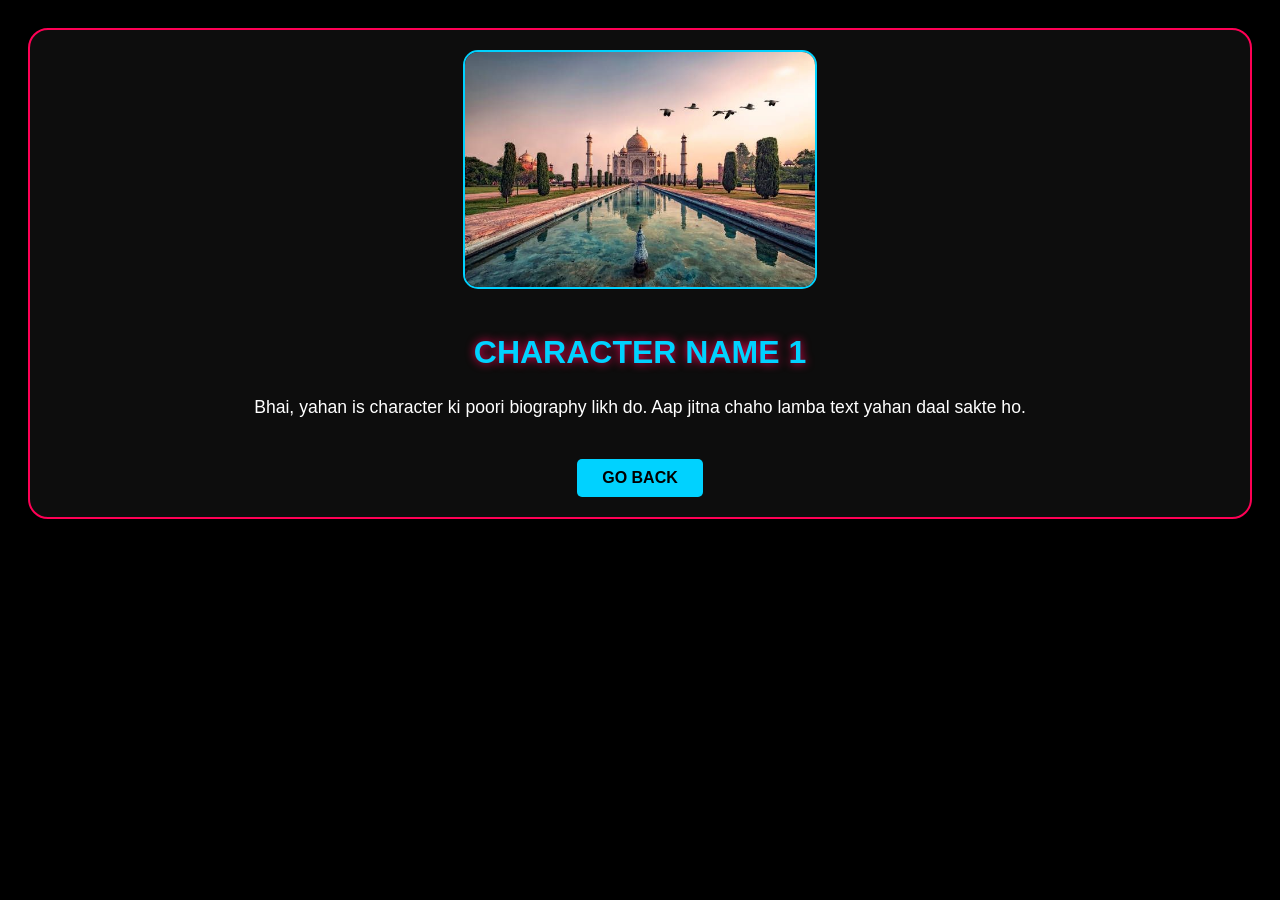
<file: Info2.html>
<!DOCTYPE html>
<html lang="en">
<head>
    <meta name="viewport" content="width=device-width, initial-scale=1.0">
    <title>Bio Page</title>
    <style>
        body { background: #000; color: #00d2ff; font-family: 'Segoe UI', sans-serif; text-align: center; padding: 20px; }
        .bio-container { border: 2px solid #ff0055; padding: 20px; border-radius: 20px; background: rgba(255, 255, 255, 0.05); }
        img { width: 100%; max-width: 350px; border-radius: 15px; border: 2px solid #00d2ff; margin-bottom: 20px; }
        h1 { text-shadow: 0 0 10px #ff0055; }
        p { color: #fff; line-height: 1.6; font-size: 1.1rem; }
        .back-btn { display: inline-block; margin-top: 20px; padding: 10px 25px; background: #00d2ff; color: #000; text-decoration: none; font-weight: bold; border-radius: 5px; }
    </style>
</head>
<body>
    <div class="bio-container">
        <img src="2.jpg" alt="Character 2">
        <h1>CHARACTER NAME 1</h1>
        <p>Bhai, yahan is character ki poori biography likh do. Aap jitna chaho lamba text yahan daal sakte ho.</p>
        <a href="index.html" class="back-btn">GO BACK</a>
    </div>
</body>
</html>
</file>
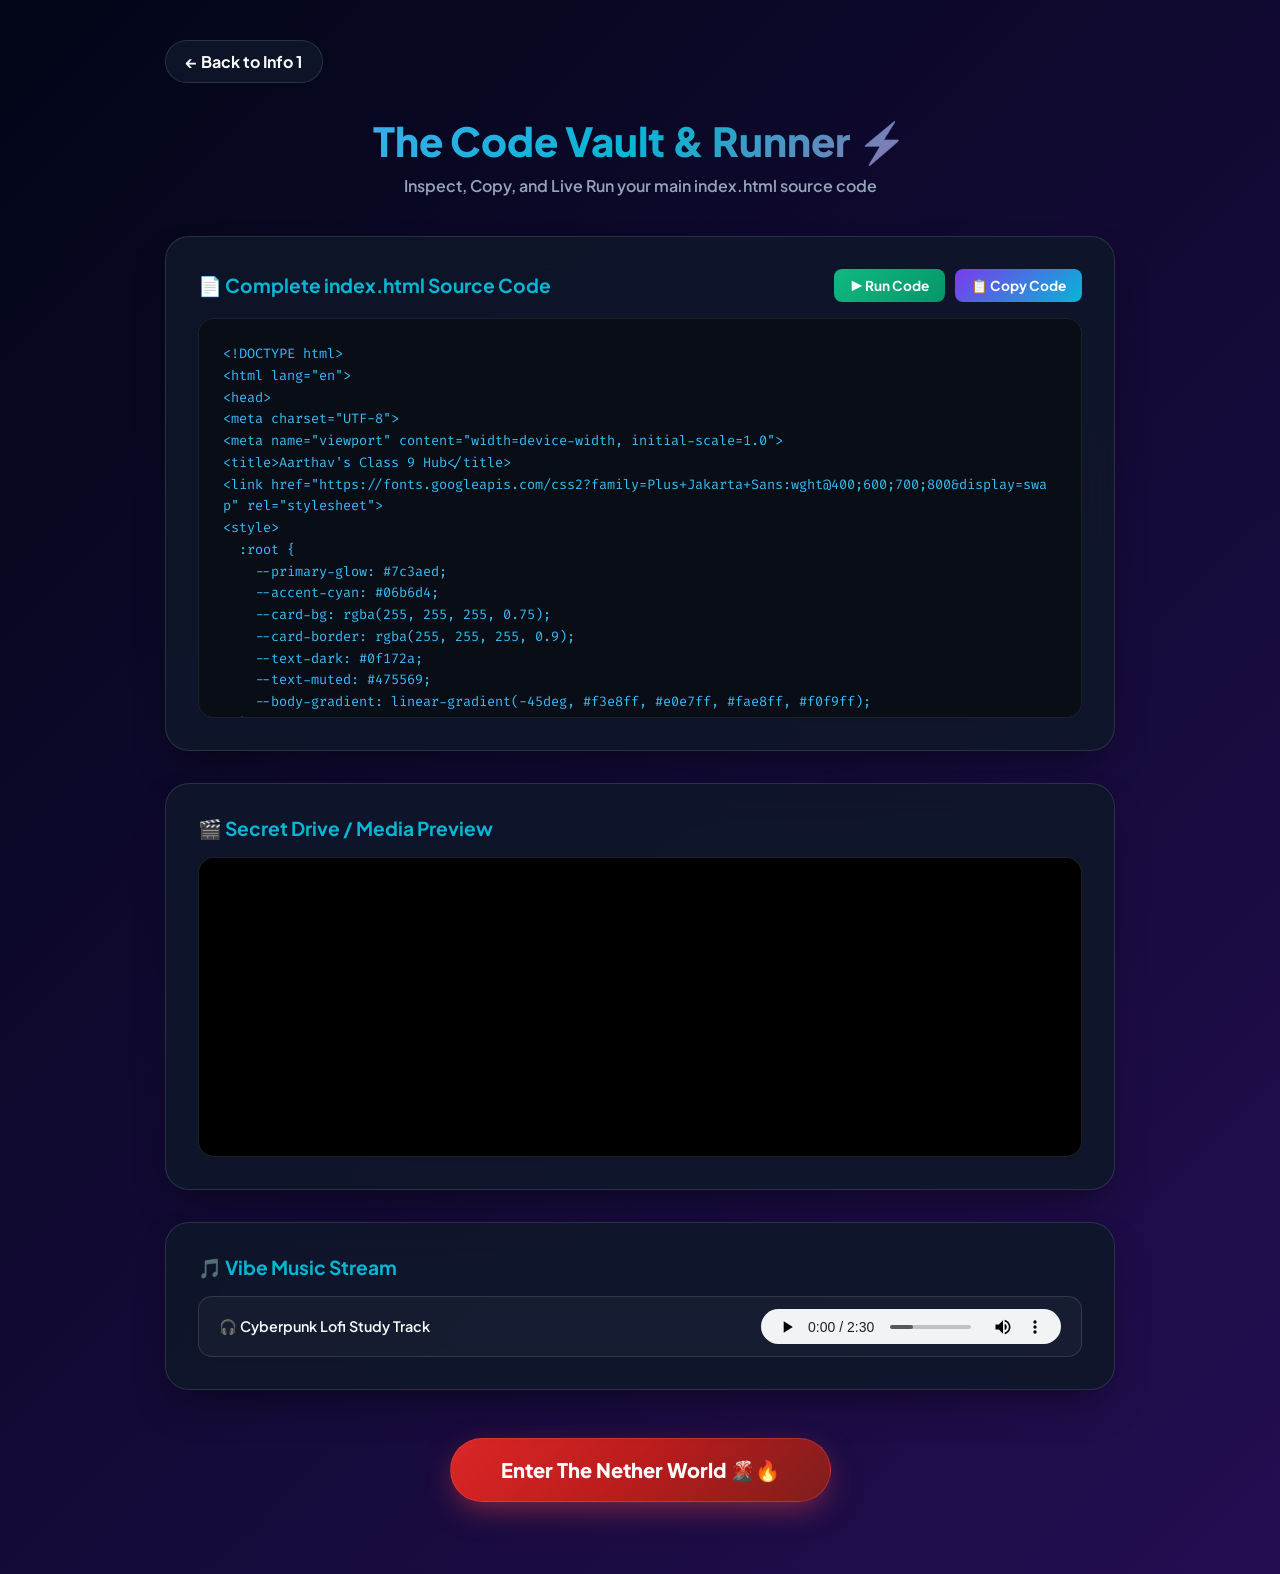
<file: info2.html>
<!DOCTYPE html>
<html lang="en">
<head>
<meta charset="UTF-8">
<meta name="viewport" content="width=device-width, initial-scale=1.0">
<title>Info 2 - Ultimate Code Vault & Runner</title>

<!-- Google Fonts -->
<link href="https://fonts.googleapis.com/css2?family=Plus+Jakarta+Sans:wght@400;600;700;800&family=Fira+Code:wght@400;600&display=swap" rel="stylesheet">

<style>
  :root {
    --primary-glow: #7c3aed;
    --accent-cyan: #06b6d4;
    --accent-pink: #ec4899;
    --card-bg: rgba(15, 23, 42, 0.9);
    --card-border: rgba(255, 255, 255, 0.12);
    --text-dark: #f8fafc;
    --text-muted: #94a3b8;
    --code-bg: #090d16;
    --shadow-soft: 0 20px 40px -15px rgba(0, 0, 0, 0.5);
    --nether-glow: 0 10px 30px -5px rgba(239, 68, 68, 0.5);
  }

  * {
    box-sizing: border-box;
    margin: 0;
    padding: 0;
    font-family: 'Plus Jakarta Sans', sans-serif;
  }

  body {
    min-height: 100vh;
    color: var(--text-dark);
    background: linear-gradient(-45deg, #0f172a, #1e1b4b, #2e1065, #020617);
    background-size: 400% 400%;
    animation: gradientBG 15s ease infinite;
    padding: 2.5rem 1.5rem;
    display: flex;
    flex-direction: column;
    align-items: center;
  }

  @keyframes gradientBG {
    0% { background-position: 0% 50%; }
    50% { background-position: 100% 50%; }
    100% { background-position: 0% 50%; }
  }

  .container {
    max-width: 950px;
    width: 100%;
  }

  /* NAV & HEADER */
  .nav-header {
    display: flex;
    justify-content: space-between;
    align-items: center;
    margin-bottom: 2rem;
  }

  .back-btn {
    background: var(--card-bg);
    border: 1px solid var(--card-border);
    backdrop-filter: blur(10px);
    color: var(--text-dark);
    padding: 10px 20px;
    border-radius: 30px;
    font-weight: 700;
.     cursor: pointer;
    text-decoration: none;
    display: inline-flex;
    align-items: center;
    gap: 8px;
    transition: transform 0.2s;
  }

  .back-btn:hover {
    transform: translateY(-2px);
  }

  .page-title {
    font-size: 2.5rem;
    font-weight: 800;
    background: linear-gradient(135deg, #60a5fa, var(--accent-cyan), var(--accent-pink));
    -webkit-background-clip: text;
    -webkit-text-fill-color: transparent;
    margin-bottom: 0.5rem;
    text-align: center;
  }

  .page-subtitle {
    color: var(--text-muted);
    text-align: center;
    font-weight: 600;
    margin-bottom: 2.5rem;
  }

  /* CARDS */
  .vault-card {
    background: var(--card-bg);
    border: 1px solid var(--card-border);
    backdrop-filter: blur(20px);
    border-radius: 24px;
    padding: 2rem;
    box-shadow: var(--shadow-soft);
    margin-bottom: 2rem;
  }

  .section-heading {
    font-size: 1.2rem;
    font-weight: 700;
    color: var(--accent-cyan);
    margin-bottom: 1rem;
    display: flex;
    justify-content: space-between;
    align-items: center;
    flex-wrap: wrap;
    gap: 10px;
  }

  .button-group {
    display: flex;
    gap: 10px;
  }

  .action-btn {
    background: linear-gradient(135deg, var(--primary-glow), var(--accent-cyan));
    color: white;
    border: none;
    padding: 8px 16px;
    border-radius: 8px;
    font-weight: 700;
    font-size: 0.85rem;
    cursor: pointer;
    transition: opacity 0.2s;
  }

  .action-btn:hover {
    opacity: 0.9;
  }

  .run-btn {
    background: linear-gradient(135deg, #10b981, #059669);
  }

  /* CODE CONTAINER (FULL LENGTH) */
  .code-container {
    position: relative;
    background: var(--code-bg);
    border: 1px solid rgba(255, 255, 255, 0.08);
    border-radius: 16px;
    max-height: 400px;
    overflow-y: auto;
    padding: 1.5rem;
  }

  .code-container pre {
    font-family: 'Fira Code', monospace;
    font-size: 0.85rem;
    color: #38bdf8;
    line-height: 1.6;
    white-space: pre-wrap;
    word-break: break-all;
  }

  /* LIVE RUN PREVIEW FRAME */
  .preview-container {
    display: none;
    width: 100%;
    height: 400px;
    border-radius: 16px;
    border: 1px solid rgba(255, 255, 255, 0.15);
    background: #fff;
    overflow: hidden;
    margin-top: 10px;
  }

  .preview-container iframe {
    width: 100%;
    height: 100%;
    border: none;
  }

  /* MEDIA / DRIVE EMBED CONTAINER */
  .media-box {
    width: 100%;
    height: 300px;
    border-radius: 16px;
    overflow: hidden;
    background: #000;
    border: 1px solid var(--card-border);
  }

  .media-box iframe {
    width: 100%;
    height: 100%;
    border: none;
  }

  /* MUSIC PLAYER BAR */
  .music-player-bar {
    display: flex;
    align-items: center;
    justify-content: space-between;
    background: rgba(255, 255, 255, 0.03);
    padding: 12px 20px;
    border-radius: 14px;
    border: 1px solid var(--card-border);
    flex-wrap: wrap;
    gap: 10px;
  }

  .music-info {
    font-size: 0.9rem;
    font-weight: 600;
    color: var(--text-dark);
  }

  /* NETHER WORLD FOOTER BUTTON */
  .nether-container {
    text-align: center;
    margin: 3rem 0 2rem 0;
  }

  .nether-world-btn {
    display: inline-block;
    padding: 18px 50px;
    font-size: 1.25rem;
    font-weight: 800;
    color: #fff;
    background: linear-gradient(135deg, #dc2626, #b91c1c, #7f1d1d);
    border: 1px solid rgba(255, 100, 100, 0.3);
    border-radius: 50px;
    cursor: pointer;
    text-decoration: none;
    box-shadow: var(--nether-glow);
    transition: all 0.4s ease;
  }

  .nether-world-btn:hover {
    transform: translateY(-5px) scale(1.05);
    box-shadow: 0 15px 35px rgba(239, 68, 68, 0.7);
  }
</style>
</head>
<body>

  <div class="container">
    
    <!-- TOP NAV -->
    <div class="nav-header">
      <a href="info1.html" class="back-btn">← Back to Info 1</a>
    </div>

    <h1 class="page-title">The Code Vault & Runner ⚡</h1>
    <p class="page-subtitle">Inspect, Copy, and Live Run your main index.html source code</p>

    <!-- 1. CODE VIEWER & RUNNER SECTION -->
    <div class="vault-card">
      <div class="section-heading">
        <span>📄 Complete index.html Source Code</span>
        <div class="button-group">
          <button class="action-btn run-btn" onclick="toggleRun()">▶ Run Code</button>
          <button class="action-btn" onclick="copyCode()">📋 Copy Code</button>
        </div>
      </div>
      
      <!-- Yahan tera exact main index.html ka code rakha hai -->
      <div class="code-container" id="codeBoxWrapper">
        <pre id="sourceCodeToCopy">&lt;!DOCTYPE html&gt;
&lt;html lang="en"&gt;
&lt;head&gt;
&lt;meta charset="UTF-8"&gt;
&lt;meta name="viewport" content="width=device-width, initial-scale=1.0"&gt;
&lt;title&gt;Aarthav's Class 9 Hub&lt;/title&gt;
&lt;link href="https://fonts.googleapis.com/css2?family=Plus+Jakarta+Sans:wght@400;600;700;800&display=swap" rel="stylesheet"&gt;
&lt;style&gt;
  :root {
    --primary-glow: #7c3aed;
    --accent-cyan: #06b6d4;
    --card-bg: rgba(255, 255, 255, 0.75);
    --card-border: rgba(255, 255, 255, 0.9);
    --text-dark: #0f172a;
    --text-muted: #475569;
    --body-gradient: linear-gradient(-45deg, #f3e8ff, #e0e7ff, #fae8ff, #f0f9ff);
  }
  [data-theme="dark"] {
    --card-bg: rgba(15, 23, 42, 0.75);
    --card-border: rgba(255, 255, 255, 0.1);
    --text-dark: #f8fafc;
    --text-muted: #94a3b8;
    --body-gradient: linear-gradient(-45deg, #0f172a, #1e1b4b, #311042, #020617);
  }
  * { box-sizing: border-box; margin: 0; padding: 0; font-family: 'Plus Jakarta Sans', sans-serif; }
  body {
    min-height: 100vh;
    color: var(--text-dark);
    background: var(--body-gradient);
    background-size: 400% 400%;
    animation: gradientBG 15s ease infinite;
    padding: 2rem 1rem;
    display: flex;
    flex-direction: column;
    align-items: center;
  }
  @keyframes gradientBG {
    0% { background-position: 0% 50%; }
    50% { background-position: 100% 50%; }
    100% { background-position: 0% 50%; }
  }
  .container { max-width: 900px; width: 100%; text-align: center; }
  h1 { font-size: 2.8rem; font-weight: 800; margin-bottom: 1rem; background: linear-gradient(135deg, #3b82f6, #7c3aed, #ec4899); -webkit-background-clip: text; -webkit-text-fill-color: transparent; }
  .grid { display: grid; grid-template-columns: repeat(auto-fit, minmax(250px, 1fr)); gap: 20px; margin-top: 2rem; }
  .card { background: var(--card-bg); border: 1px solid var(--card-border); backdrop-filter: blur(20px); padding: 25px; border-radius: 20px; box-shadow: 0 10px 30px rgba(0,0,0,0.05); }
&lt;/style&gt;
&lt;/head&gt;
&lt;body data-theme="light"&gt;
  &lt;div class="container"&gt;
    &lt;h1&gt;Aarthav's Class 9 Hub 🚀&lt;/h1&gt;
    &lt;p style="color: var(--text-muted); font-weight: 600;"&gt;All Subject Notes &amp; Resources Unlocked!&lt;/p&gt;
    &lt;div class="grid"&gt;
      &lt;div class="card"&gt;&lt;h3&gt;Mathematics&lt;/h3&gt;&lt;p&gt;Formulas &amp; Chapters&lt;/p&gt;&lt;/div&gt;
      &lt;div class="card"&gt;&lt;h3&gt;Science&lt;/h3&gt;&lt;p&gt;Physics, Chem, Bio&lt;/p&gt;&lt;/div&gt;
    &lt;/div&gt;
  &lt;/div&gt;
&lt;/body&gt;
&lt;/html&gt;</pre>
      </div>

      <!-- LIVE RUN PREVIEW WINDOW -->
      <div class="preview-container" id="livePreviewBox">
        <iframe id="previewFrame"></iframe>
      </div>
    </div>

    <!-- 2. DRIVE VIDEO / MEDIA SECTION -->
    <div class="vault-card">
      <div class="section-heading">
        <span>🎬 Secret Drive / Media Preview</span>
      </div>
      <div class="media-box">
        <iframe src="https://www.youtube.com/embed/dQw4w9WgXcQ" allowfullscreen></iframe>
      </div>
    </div>

    <!-- 3. BACKGROUND MUSIC SECTION -->
    <div class="vault-card">
      <div class="section-heading">
        <span>🎵 Vibe Music Stream</span>
      </div>
      <div class="music-player-bar">
        <span class="music-info">🎧 Cyberpunk Lofi Study Track</span>
        <audio controls style="height: 35px;">
          <source src="music1.mp3" type="audio/mp3">
          Your browser does not support the audio element.
        </audio>
      </div>
    </div>

    <!-- 4. NETHER WORLD REDIRECT BUTTON -->
    <div class="nether-container">
      <a href="info3.html" class="nether-world-btn">Enter The Nether World 🌋🔥</a>
    </div>

  </div>

  <script>
    // COPY CODE FUNCTIONALITY
    function copyCode() {
      const codeText = document.getElementById("sourceCodeToCopy").innerText;
      navigator.clipboard.writeText(codeText).then(() => {
        const btn = document.querySelector(".action-btn:not(.run-btn)");
        const oldText = btn.innerText;
        btn.innerText = "✅ Copied!";
        setTimeout(() => {
          btn.innerText = oldText;
        }, 2000);
      }).catch(err => {
        alert("Failed to copy code!");
      });
    }

    // TOGGLE LIVE RUN CODE SYSTEM
    function toggleRun() {
      const codeWrapper = document.getElementById("codeBoxWrapper");
      const previewBox = document.getElementById("livePreviewBox");
      const previewFrame = document.getElementById("previewFrame");
      const runBtn = document.querySelector(".run-btn");

      if (previewBox.style.display === "block") {
        previewBox.style.display = "none";
        codeWrapper.style.display = "block";
        runBtn.innerText = "▶ Run Code";
      } else {
        codeWrapper.style.display = "none";
        previewBox.style.display = "block";
        runBtn.innerText = "💻 Show Code";

        const rawCode = document.getElementById("sourceCodeToCopy").innerText;
        const frameDoc = previewFrame.contentDocument || previewFrame.contentWindow.document;
        frameDoc.open();
        frameDoc.write(rawCode);
        frameDoc.close();
      }
    }
  </script>
</body>
</html>
</file>
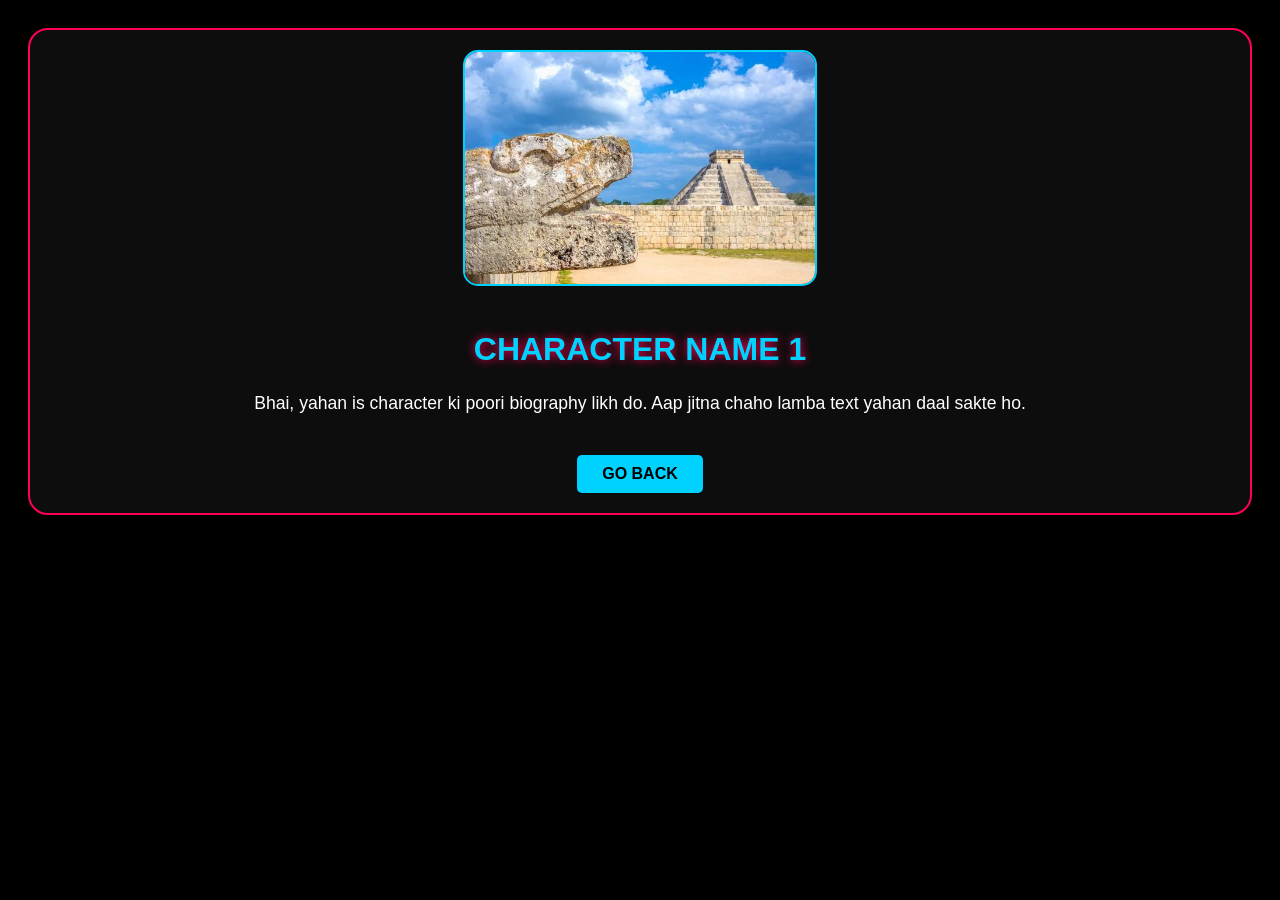
<file: Info3.html>
<!DOCTYPE html>
<html lang="en">
<head>
    <meta name="viewport" content="width=device-width, initial-scale=1.0">
    <title>Bio Page</title>
    <style>
        body { background: #000; color: #00d2ff; font-family: 'Segoe UI', sans-serif; text-align: center; padding: 20px; }
        .bio-container { border: 2px solid #ff0055; padding: 20px; border-radius: 20px; background: rgba(255, 255, 255, 0.05); }
        img { width: 100%; max-width: 350px; border-radius: 15px; border: 2px solid #00d2ff; margin-bottom: 20px; }
        h1 { text-shadow: 0 0 10px #ff0055; }
        p { color: #fff; line-height: 1.6; font-size: 1.1rem; }
        .back-btn { display: inline-block; margin-top: 20px; padding: 10px 25px; background: #00d2ff; color: #000; text-decoration: none; font-weight: bold; border-radius: 5px; }
    </style>
</head>
<body>
    <div class="bio-container">
        <img src="3.jpg" alt="Character 1">
        <h1>CHARACTER NAME 1</h1>
        <p>Bhai, yahan is character ki poori biography likh do. Aap jitna chaho lamba text yahan daal sakte ho.</p>
        <a href="index.html" class="back-btn">GO BACK</a>
    </div>
</body>
</html>
</file>
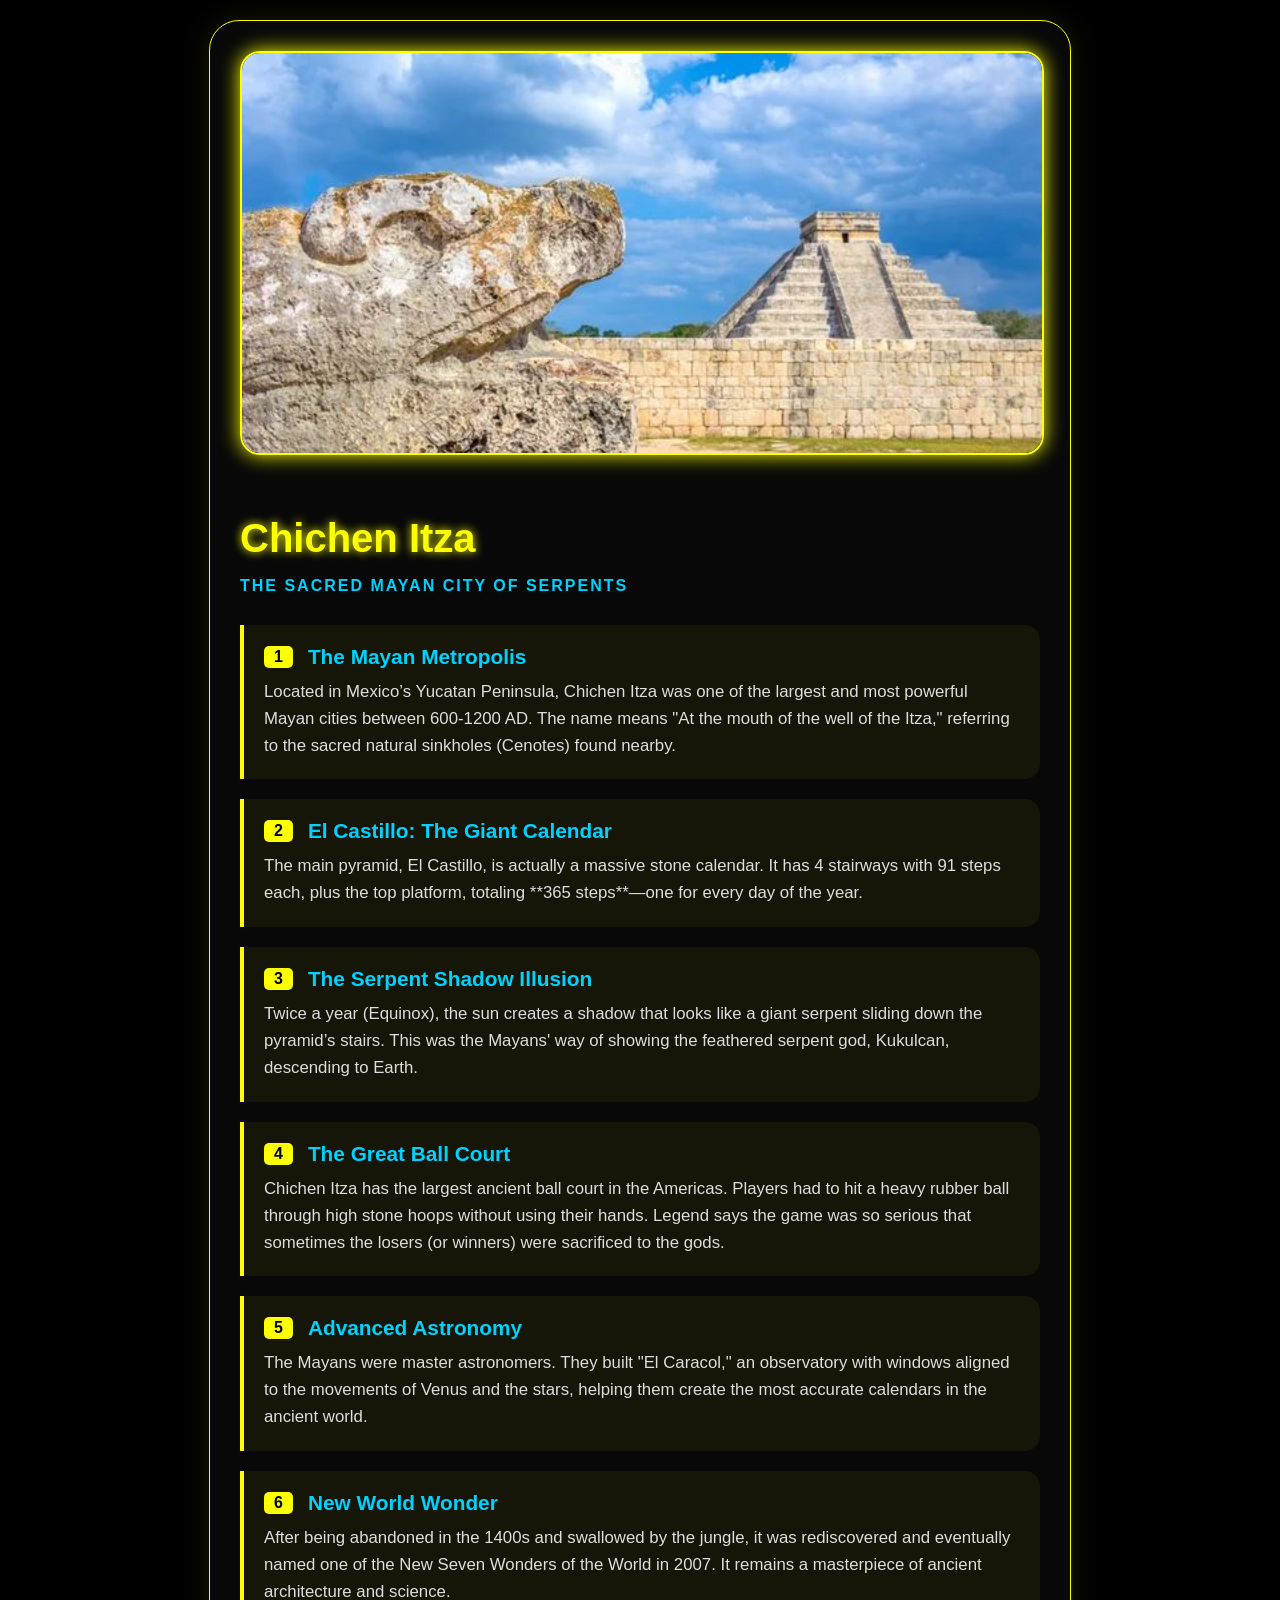
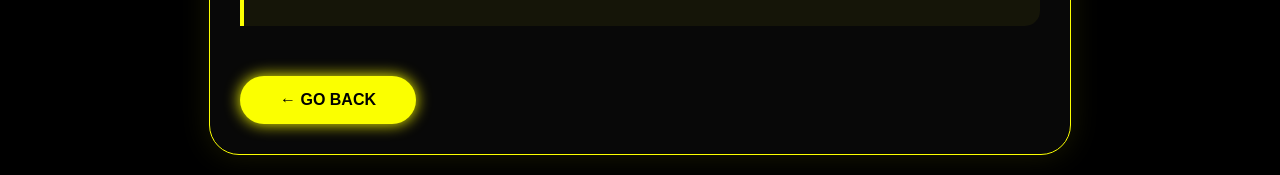
<file: info3.html>
<!DOCTYPE html>
<html lang="en">
<head>
    <meta charset="UTF-8">
    <meta name="viewport" content="width=device-width, initial-scale=1.0">
    <title>Chichen Itza - The Mayan Wonder</title>
    <style>
        :root { 
            --neon-blue: #00d2ff; 
            --neon-gold: #fbff00; 
            --neon-pink: #ff0055;
        }
        
        body { 
            background: #000; 
            color: #fff; 
            font-family: 'Segoe UI', sans-serif; 
            margin: 0; 
            padding: 20px; 
            display: flex;
            justify-content: center;
        }

        .bio-container { 
            max-width: 800px;
            background: rgba(255, 255, 255, 0.03);
            border: 1px solid var(--neon-gold);
            padding: 30px; 
            border-radius: 30px; 
            backdrop-filter: blur(10px);
            box-shadow: 0 0 30px rgba(251, 255, 0, 0.1);
        }

        .hero-img { 
            width: 100%; 
            max-height: 400px;
            object-fit: cover;
            border-radius: 20px; 
            border: 2px solid var(--neon-gold); 
            margin-bottom: 30px; 
            box-shadow: 0 0 20px var(--neon-gold);
        }

        h1 { 
            color: var(--neon-gold);
            text-shadow: 0 0 10px var(--neon-gold);
            font-size: 2.5rem;
            margin-bottom: 10px;
        }

        .intro-text {
            color: var(--neon-blue);
            font-weight: bold;
            letter-spacing: 2px;
            margin-bottom: 30px;
            text-transform: uppercase;
        }

        .history-box {
            text-align: left;
            margin-top: 20px;
        }

        .point-card {
            background: rgba(251, 255, 0, 0.05);
            border-left: 4px solid var(--neon-gold);
            padding: 20px;
            margin-bottom: 20px;
            border-radius: 0 15px 15px 0;
            transition: 0.3s;
        }

        .point-card:hover {
            background: rgba(251, 255, 0, 0.1);
            transform: translateX(10px);
        }

        .point-card h3 {
            margin: 0 0 10px 0;
            color: var(--neon-blue);
            font-size: 1.3rem;
            display: flex;
            align-items: center;
        }

        .point-card h3 span {
            background: var(--neon-gold);
            color: black;
            padding: 2px 10px;
            border-radius: 5px;
            margin-right: 15px;
            font-size: 1rem;
        }

        .point-card p {
            margin: 0;
            line-height: 1.6;
            font-size: 1.05rem;
            color: #ddd;
        }

        .back-btn { 
            display: inline-block; 
            margin-top: 30px; 
            padding: 15px 40px; 
            background: var(--neon-gold); 
            color: #000; 
            text-decoration: none; 
            font-weight: bold; 
            border-radius: 50px; 
            box-shadow: 0 0 15px var(--neon-gold);
            transition: 0.3s;
        }

        .back-btn:hover {
            transform: scale(1.1);
            background: #fff;
        }
    </style>
</head>
<body>

    <div class="bio-container">
        <img src="3.jpg" alt="Chichen Itza" class="hero-img">
        <h1>Chichen Itza</h1>
        <p class="intro-text">The Sacred Mayan City of Serpents</p>

        <div class="history-box">
            <div class="point-card">
                <h3><span>1</span> The Mayan Metropolis</h3>
                <p>Located in Mexico’s Yucatan Peninsula, Chichen Itza was one of the largest and most powerful Mayan cities between 600-1200 AD. The name means "At the mouth of the well of the Itza," referring to the sacred natural sinkholes (Cenotes) found nearby.</p>
            </div>

            <div class="point-card">
                <h3><span>2</span> El Castillo: The Giant Calendar</h3>
                <p>The main pyramid, El Castillo, is actually a massive stone calendar. It has 4 stairways with 91 steps each, plus the top platform, totaling **365 steps**—one for every day of the year.</p>
            </div>

            

            <div class="point-card">
                <h3><span>3</span> The Serpent Shadow Illusion</h3>
                <p>Twice a year (Equinox), the sun creates a shadow that looks like a giant serpent sliding down the pyramid’s stairs. This was the Mayans' way of showing the feathered serpent god, Kukulcan, descending to Earth.</p>
            </div>

            <div class="point-card">
                <h3><span>4</span> The Great Ball Court</h3>
                <p>Chichen Itza has the largest ancient ball court in the Americas. Players had to hit a heavy rubber ball through high stone hoops without using their hands. Legend says the game was so serious that sometimes the losers (or winners) were sacrificed to the gods.</p>
            </div>

            <div class="point-card">
                <h3><span>5</span> Advanced Astronomy</h3>
                <p>The Mayans were master astronomers. They built "El Caracol," an observatory with windows aligned to the movements of Venus and the stars, helping them create the most accurate calendars in the ancient world.</p>
            </div>

            <div class="point-card">
                <h3><span>6</span> New World Wonder</h3>
                <p>After being abandoned in the 1400s and swallowed by the jungle, it was rediscovered and eventually named one of the New Seven Wonders of the World in 2007. It remains a masterpiece of ancient architecture and science.</p>
            </div>
        </div>

        <a href="index.html" class="back-btn">← GO BACK</a>
    </div>

</body>
</html>
</file>
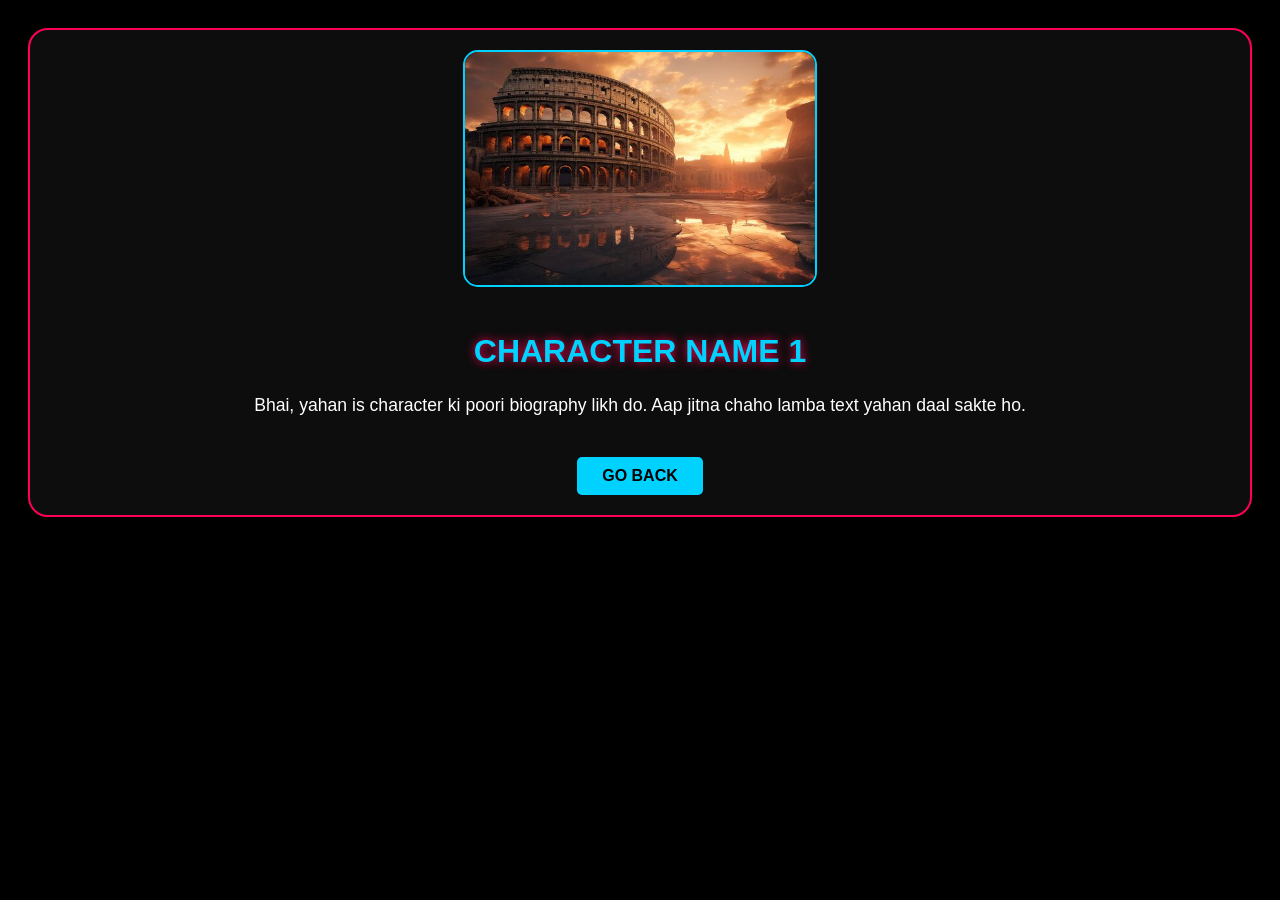
<file: Info4.html>
<!DOCTYPE html>
<html lang="en">
<head>
    <meta name="viewport" content="width=device-width, initial-scale=1.0">
    <title>Bio Page</title>
    <style>
        body { background: #000; color: #00d2ff; font-family: 'Segoe UI', sans-serif; text-align: center; padding: 20px; }
        .bio-container { border: 2px solid #ff0055; padding: 20px; border-radius: 20px; background: rgba(255, 255, 255, 0.05); }
        img { width: 100%; max-width: 350px; border-radius: 15px; border: 2px solid #00d2ff; margin-bottom: 20px; }
        h1 { text-shadow: 0 0 10px #ff0055; }
        p { color: #fff; line-height: 1.6; font-size: 1.1rem; }
        .back-btn { display: inline-block; margin-top: 20px; padding: 10px 25px; background: #00d2ff; color: #000; text-decoration: none; font-weight: bold; border-radius: 5px; }
    </style>
</head>
<body>
    <div class="bio-container">
        <img src="4.jpg" alt="Character 1">
        <h1>CHARACTER NAME 1</h1>
        <p>Bhai, yahan is character ki poori biography likh do. Aap jitna chaho lamba text yahan daal sakte ho.</p>
        <a href="index.html" class="back-btn">GO BACK</a>
    </div>
</body>
</html>
</file>
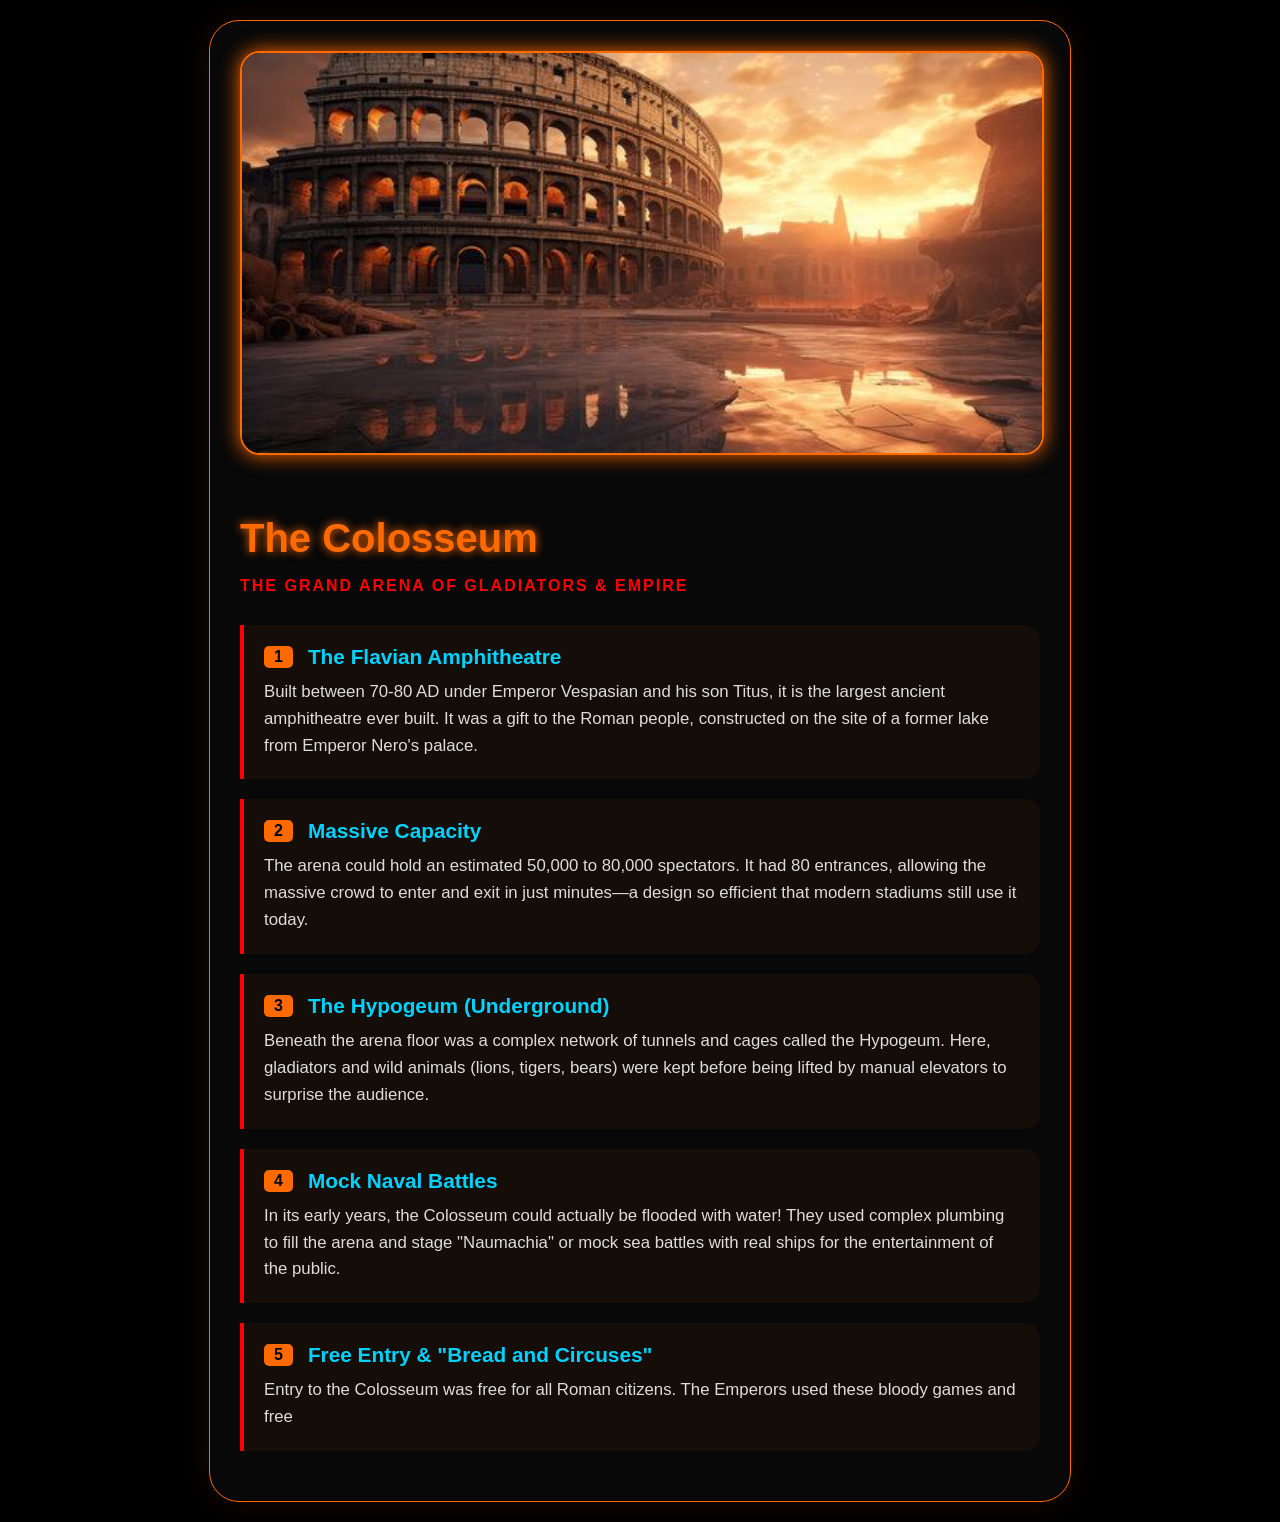
<file: info4.html>
<!DOCTYPE html>
<html lang="en">
<head>
    <meta charset="UTF-8">
    <meta name="viewport" content="width=device-width, initial-scale=1.0">
    <title>The Colosseum - Rome's Eternal Arena</title>
    <style>
        :root { 
            --neon-blue: #00d2ff; 
            --neon-orange: #ff6a00; 
            --neon-red: #ff0000;
        }
        
        body { 
            background: #000; 
            color: #fff; 
            font-family: 'Segoe UI', sans-serif; 
            margin: 0; 
            padding: 20px; 
            display: flex;
            justify-content: center;
        }

        .bio-container { 
            max-width: 800px;
            background: rgba(255, 255, 255, 0.03);
            border: 1px solid var(--neon-orange);
            padding: 30px; 
            border-radius: 30px; 
            backdrop-filter: blur(10px);
            box-shadow: 0 0 30px rgba(255, 106, 0, 0.1);
        }

        .hero-img { 
            width: 100%; 
            max-height: 400px;
            object-fit: cover;
            border-radius: 20px; 
            border: 2px solid var(--neon-orange); 
            margin-bottom: 30px; 
            box-shadow: 0 0 20px var(--neon-orange);
        }

        h1 { 
            color: var(--neon-orange);
            text-shadow: 0 0 10px var(--neon-orange);
            font-size: 2.5rem;
            margin-bottom: 10px;
        }

        .intro-text {
            color: var(--neon-red);
            font-weight: bold;
            letter-spacing: 2px;
            margin-bottom: 30px;
            text-transform: uppercase;
        }

        .history-box {
            text-align: left;
            margin-top: 20px;
        }

        .point-card {
            background: rgba(255, 106, 0, 0.05);
            border-left: 4px solid var(--neon-red);
            padding: 20px;
            margin-bottom: 20px;
            border-radius: 0 15px 15px 0;
            transition: 0.3s;
        }

        .point-card:hover {
            background: rgba(255, 106, 0, 0.1);
            transform: translateX(10px);
        }

        .point-card h3 {
            margin: 0 0 10px 0;
            color: var(--neon-blue);
            font-size: 1.3rem;
            display: flex;
            align-items: center;
        }

        .point-card h3 span {
            background: var(--neon-orange);
            color: black;
            padding: 2px 10px;
            border-radius: 5px;
            margin-right: 15px;
            font-size: 1rem;
        }

        .point-card p {
            margin: 0;
            line-height: 1.6;
            font-size: 1.05rem;
            color: #ddd;
        }

        .back-btn { 
            display: inline-block; 
            margin-top: 30px; 
            padding: 15px 40px; 
            background: var(--neon-orange); 
            color: #000; 
            text-decoration: none; 
            font-weight: bold; 
            border-radius: 50px; 
            box-shadow: 0 0 15px var(--neon-orange);
            transition: 0.3s;
        }

        .back-btn:hover {
            transform: scale(1.1);
            background: #fff;
        }
    </style>
</head>
<body>

    <div class="bio-container">
        <img src="4.jpg" alt="The Colosseum" class="hero-img">
        <h1>The Colosseum</h1>
        <p class="intro-text">The Grand Arena of Gladiators & Empire</p>

        <div class="history-box">
            <div class="point-card">
                <h3><span>1</span> The Flavian Amphitheatre</h3>
                <p>Built between 70-80 AD under Emperor Vespasian and his son Titus, it is the largest ancient amphitheatre ever built. It was a gift to the Roman people, constructed on the site of a former lake from Emperor Nero's palace.</p>
            </div>

            <div class="point-card">
                <h3><span>2</span> Massive Capacity</h3>
                <p>The arena could hold an estimated 50,000 to 80,000 spectators. It had 80 entrances, allowing the massive crowd to enter and exit in just minutes—a design so efficient that modern stadiums still use it today.</p>
            </div>

            <div class="point-card">
                <h3><span>3</span> The Hypogeum (Underground)</h3>
                <p>Beneath the arena floor was a complex network of tunnels and cages called the Hypogeum. Here, gladiators and wild animals (lions, tigers, bears) were kept before being lifted by manual elevators to surprise the audience.</p>
            </div>

            <div class="point-card">
                <h3><span>4</span> Mock Naval Battles</h3>
                <p>In its early years, the Colosseum could actually be flooded with water! They used complex plumbing to fill the arena and stage "Naumachia" or mock sea battles with real ships for the entertainment of the public.</p>
            </div>

            <div class="point-card">
                <h3><span>5</span> Free Entry & "Bread and Circuses"</h3>
                <p>Entry to the Colosseum was free for all Roman citizens. The Emperors used these bloody games and free
</file>
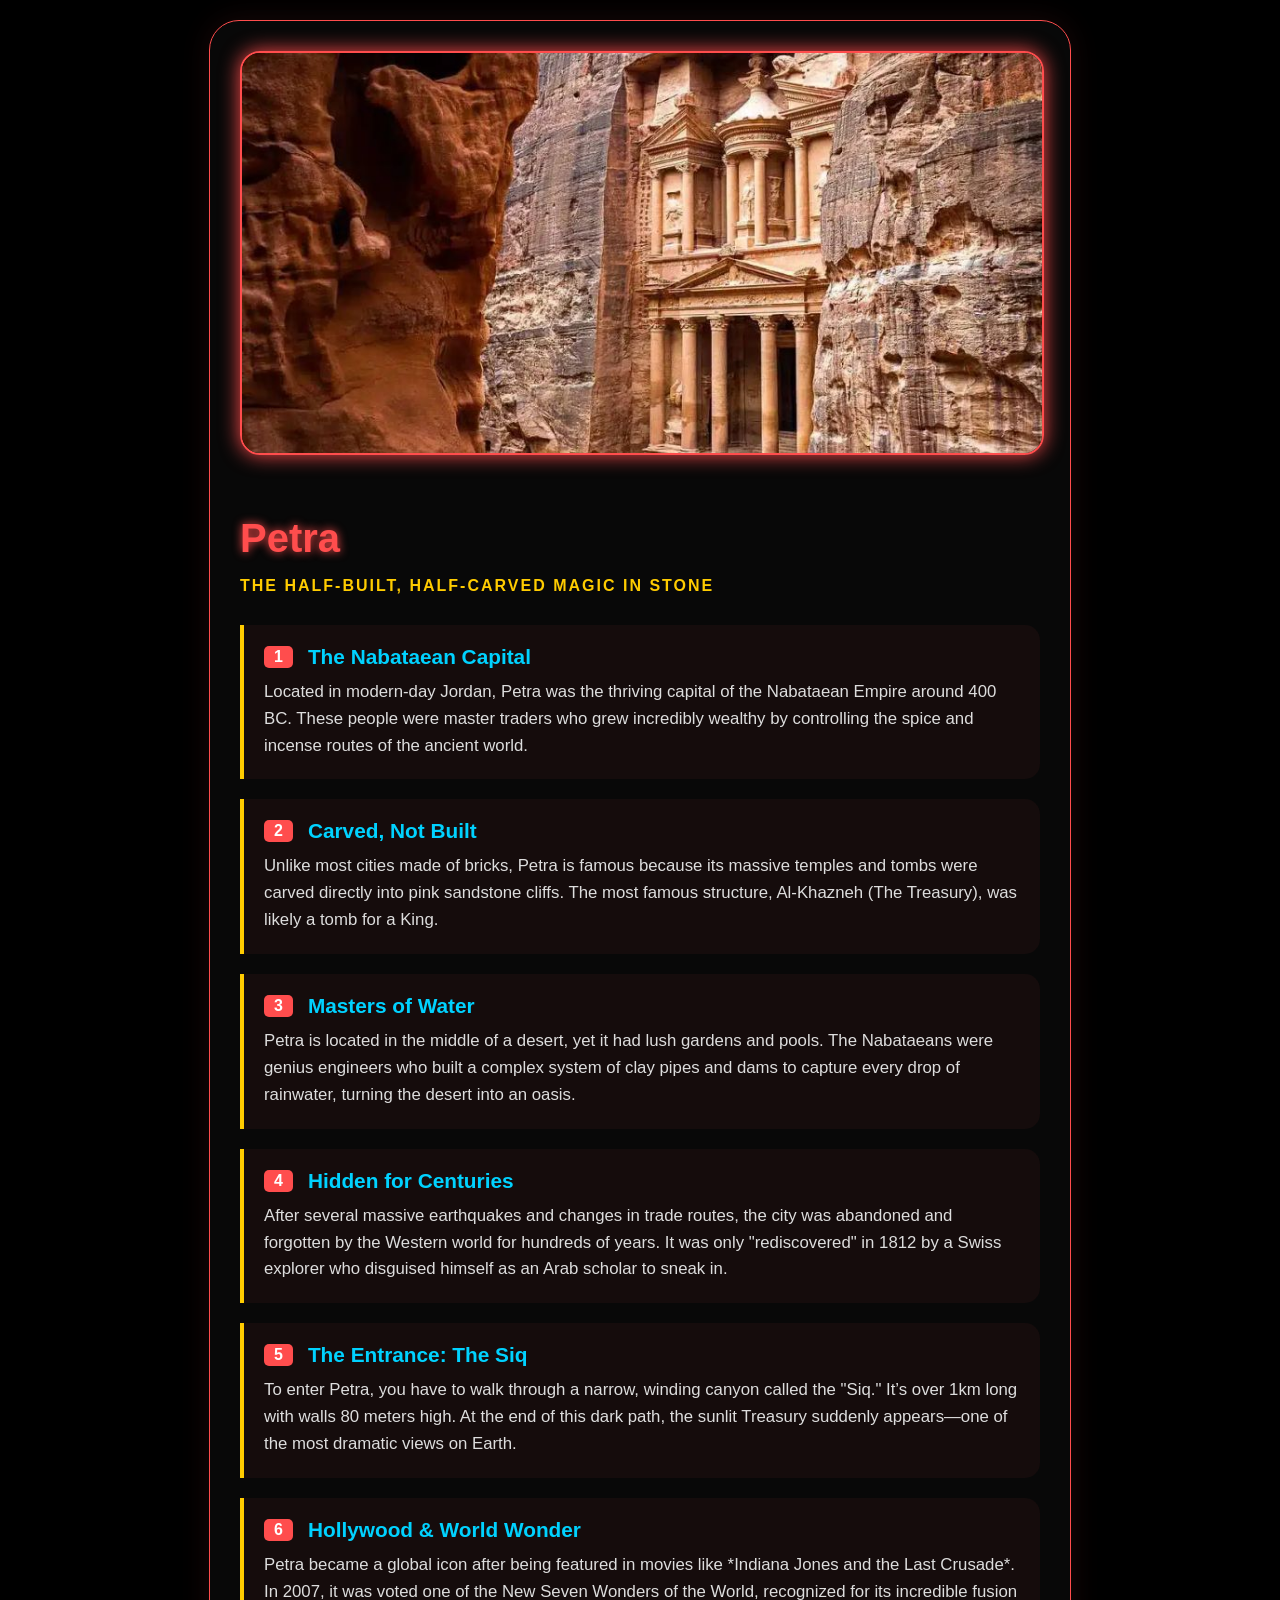
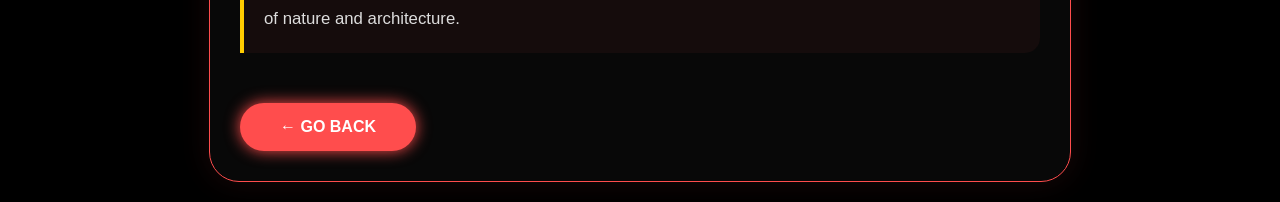
<file: info5.html>
<!DOCTYPE html>
<html lang="en">
<head>
    <meta charset="UTF-8">
    <meta name="viewport" content="width=device-width, initial-scale=1.0">
    <title>Petra - The Lost Rose City</title>
    <style>
        :root { 
            --neon-blue: #00d2ff; 
            --neon-rose: #ff4d4d; 
            --neon-sand: #ffcc00;
        }
        
        body { 
            background: #000; 
            color: #fff; 
            font-family: 'Segoe UI', sans-serif; 
            margin: 0; 
            padding: 20px; 
            display: flex;
            justify-content: center;
        }

        .bio-container { 
            max-width: 800px;
            background: rgba(255, 255, 255, 0.03);
            border: 1px solid var(--neon-rose);
            padding: 30px; 
            border-radius: 30px; 
            backdrop-filter: blur(10px);
            box-shadow: 0 0 30px rgba(255, 77, 77, 0.1);
        }

        .hero-img { 
            width: 100%; 
            max-height: 400px;
            object-fit: cover;
            border-radius: 20px; 
            border: 2px solid var(--neon-rose); 
            margin-bottom: 30px; 
            box-shadow: 0 0 20px var(--neon-rose);
        }

        h1 { 
            color: var(--neon-rose);
            text-shadow: 0 0 10px var(--neon-rose);
            font-size: 2.5rem;
            margin-bottom: 10px;
        }

        .intro-text {
            color: var(--neon-sand);
            font-weight: bold;
            letter-spacing: 2px;
            margin-bottom: 30px;
            text-transform: uppercase;
        }

        .history-box {
            text-align: left;
            margin-top: 20px;
        }

        .point-card {
            background: rgba(255, 77, 77, 0.05);
            border-left: 4px solid var(--neon-sand);
            padding: 20px;
            margin-bottom: 20px;
            border-radius: 0 15px 15px 0;
            transition: 0.3s;
        }

        .point-card:hover {
            background: rgba(255, 77, 77, 0.1);
            transform: translateX(10px);
        }

        .point-card h3 {
            margin: 0 0 10px 0;
            color: var(--neon-blue);
            font-size: 1.3rem;
            display: flex;
            align-items: center;
        }

        .point-card h3 span {
            background: var(--neon-rose);
            color: white;
            padding: 2px 10px;
            border-radius: 5px;
            margin-right: 15px;
            font-size: 1rem;
        }

        .point-card p {
            margin: 0;
            line-height: 1.6;
            font-size: 1.05rem;
            color: #ddd;
        }

        .back-btn { 
            display: inline-block; 
            margin-top: 30px; 
            padding: 15px 40px; 
            background: var(--neon-rose); 
            color: #fff; 
            text-decoration: none; 
            font-weight: bold; 
            border-radius: 50px; 
            box-shadow: 0 0 15px var(--neon-rose);
            transition: 0.3s;
        }

        .back-btn:hover {
            transform: scale(1.1);
            box-shadow: 0 0 25px var(--neon-rose);
        }
    </style>
</head>
<body>

    <div class="bio-container">
        <img src="5.jpg" alt="Petra Rose City" class="hero-img">
        <h1>Petra</h1>
        <p class="intro-text">The Half-Built, Half-Carved Magic in Stone</p>

        <div class="history-box">
            <div class="point-card">
                <h3><span>1</span> The Nabataean Capital</h3>
                <p>Located in modern-day Jordan, Petra was the thriving capital of the Nabataean Empire around 400 BC. These people were master traders who grew incredibly wealthy by controlling the spice and incense routes of the ancient world.</p>
            </div>

            <div class="point-card">
                <h3><span>2</span> Carved, Not Built</h3>
                <p>Unlike most cities made of bricks, Petra is famous because its massive temples and tombs were carved directly into pink sandstone cliffs. The most famous structure, Al-Khazneh (The Treasury), was likely a tomb for a King.</p>
            </div>

            <div class="point-card">
                <h3><span>3</span> Masters of Water</h3>
                <p>Petra is located in the middle of a desert, yet it had lush gardens and pools. The Nabataeans were genius engineers who built a complex system of clay pipes and dams to capture every drop of rainwater, turning the desert into an oasis.</p>
            </div>

            

            <div class="point-card">
                <h3><span>4</span> Hidden for Centuries</h3>
                <p>After several massive earthquakes and changes in trade routes, the city was abandoned and forgotten by the Western world for hundreds of years. It was only "rediscovered" in 1812 by a Swiss explorer who disguised himself as an Arab scholar to sneak in.</p>
            </div>

            <div class="point-card">
                <h3><span>5</span> The Entrance: The Siq</h3>
                <p>To enter Petra, you have to walk through a narrow, winding canyon called the "Siq." It’s over 1km long with walls 80 meters high. At the end of this dark path, the sunlit Treasury suddenly appears—one of the most dramatic views on Earth.</p>
            </div>

            <div class="point-card">
                <h3><span>6</span> Hollywood & World Wonder</h3>
                <p>Petra became a global icon after being featured in movies like *Indiana Jones and the Last Crusade*. In 2007, it was voted one of the New Seven Wonders of the World, recognized for its incredible fusion of nature and architecture.</p>
            </div>
        </div>

        <a href="index.html" class="back-btn">← GO BACK</a>
    </div>

</body>
</html>
</file>
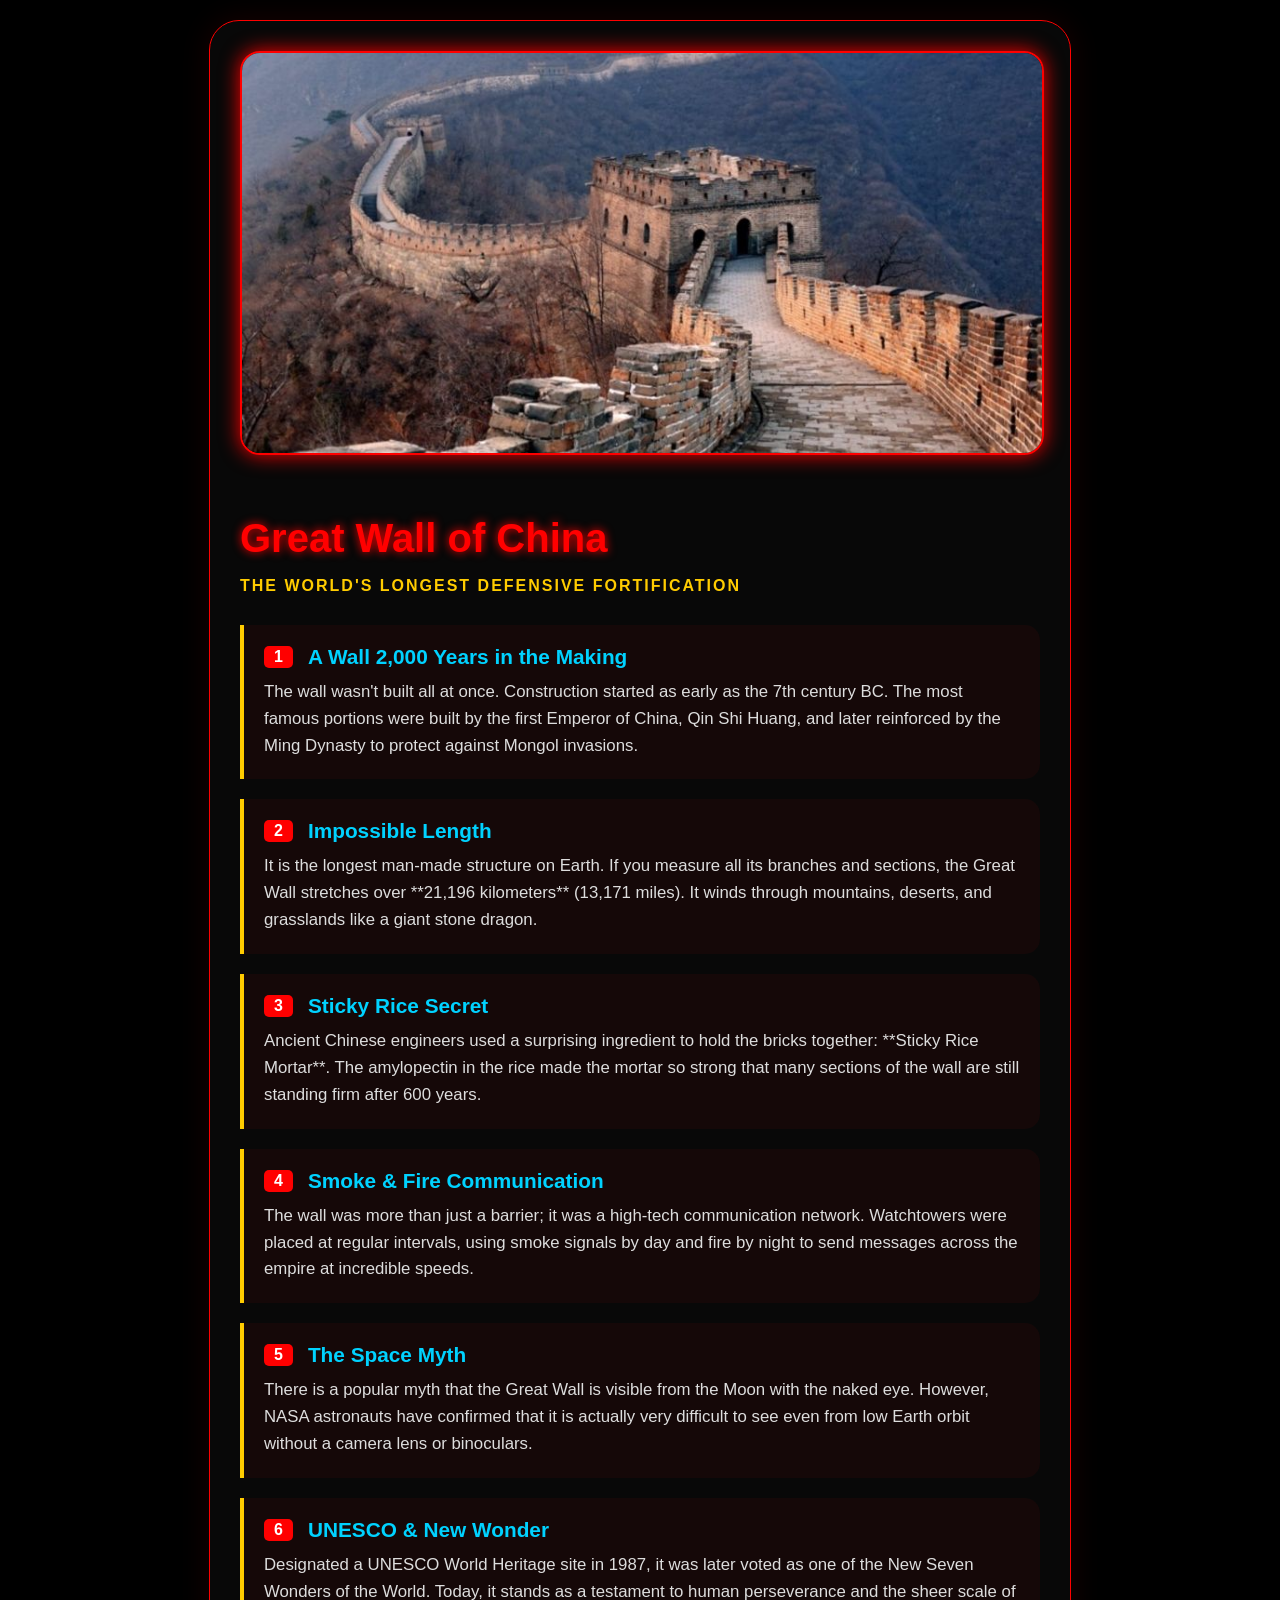
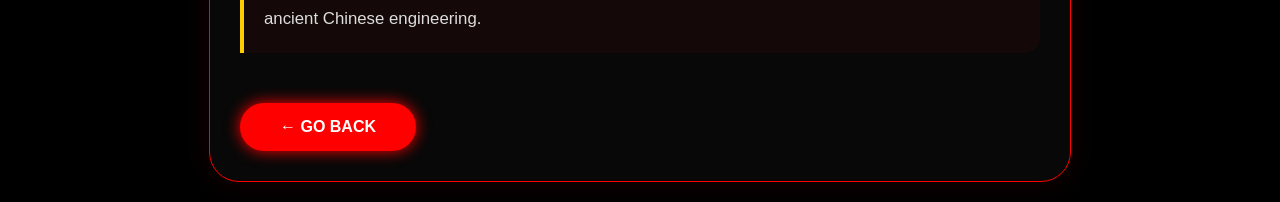
<file: info6.html>
<!DOCTYPE html>
<html lang="en">
<head>
    <meta charset="UTF-8">
    <meta name="viewport" content="width=device-width, initial-scale=1.0">
    <title>The Great Wall - China's Stone Dragon</title>
    <style>
        :root { 
            --neon-blue: #00d2ff; 
            --neon-red: #ff0000; 
            --neon-gold: #ffcc00;
        }
        
        body { 
            background: #000; 
            color: #fff; 
            font-family: 'Segoe UI', sans-serif; 
            margin: 0; 
            padding: 20px; 
            display: flex;
            justify-content: center;
        }

        .bio-container { 
            max-width: 800px;
            background: rgba(255, 255, 255, 0.03);
            border: 1px solid var(--neon-red);
            padding: 30px; 
            border-radius: 30px; 
            backdrop-filter: blur(10px);
            box-shadow: 0 0 30px rgba(255, 0, 0, 0.1);
        }

        .hero-img { 
            width: 100%; 
            max-height: 400px;
            object-fit: cover;
            border-radius: 20px; 
            border: 2px solid var(--neon-red); 
            margin-bottom: 30px; 
            box-shadow: 0 0 20px var(--neon-red);
        }

        h1 { 
            color: var(--neon-red);
            text-shadow: 0 0 10px var(--neon-red);
            font-size: 2.5rem;
            margin-bottom: 10px;
        }

        .intro-text {
            color: var(--neon-gold);
            font-weight: bold;
            letter-spacing: 2px;
            margin-bottom: 30px;
            text-transform: uppercase;
        }

        .history-box {
            text-align: left;
            margin-top: 20px;
        }

        .point-card {
            background: rgba(255, 0, 0, 0.05);
            border-left: 4px solid var(--neon-gold);
            padding: 20px;
            margin-bottom: 20px;
            border-radius: 0 15px 15px 0;
            transition: 0.3s;
        }

        .point-card:hover {
            background: rgba(255, 0, 0, 0.1);
            transform: translateX(10px);
        }

        .point-card h3 {
            margin: 0 0 10px 0;
            color: var(--neon-blue);
            font-size: 1.3rem;
            display: flex;
            align-items: center;
        }

        .point-card h3 span {
            background: var(--neon-red);
            color: white;
            padding: 2px 10px;
            border-radius: 5px;
            margin-right: 15px;
            font-size: 1rem;
        }

        .point-card p {
            margin: 0;
            line-height: 1.6;
            font-size: 1.05rem;
            color: #ddd;
        }

        .back-btn { 
            display: inline-block; 
            margin-top: 30px; 
            padding: 15px 40px; 
            background: var(--neon-red); 
            color: #fff; 
            text-decoration: none; 
            font-weight: bold; 
            border-radius: 50px; 
            box-shadow: 0 0 15px var(--neon-red);
            transition: 0.3s;
        }

        .back-btn:hover {
            transform: scale(1.1);
            box-shadow: 0 0 25px var(--neon-red);
        }
    </style>
</head>
<body>

    <div class="bio-container">
        <img src="6.jpg" alt="The Great Wall of China" class="hero-img">
        <h1>Great Wall of China</h1>
        <p class="intro-text">The World's Longest Defensive Fortification</p>

        <div class="history-box">
            <div class="point-card">
                <h3><span>1</span> A Wall 2,000 Years in the Making</h3>
                <p>The wall wasn't built all at once. Construction started as early as the 7th century BC. The most famous portions were built by the first Emperor of China, Qin Shi Huang, and later reinforced by the Ming Dynasty to protect against Mongol invasions.</p>
            </div>

            <div class="point-card">
                <h3><span>2</span> Impossible Length</h3>
                <p>It is the longest man-made structure on Earth. If you measure all its branches and sections, the Great Wall stretches over **21,196 kilometers** (13,171 miles). It winds through mountains, deserts, and grasslands like a giant stone dragon.</p>
            </div>

            <div class="point-card">
                <h3><span>3</span> Sticky Rice Secret</h3>
                <p>Ancient Chinese engineers used a surprising ingredient to hold the bricks together: **Sticky Rice Mortar**. The amylopectin in the rice made the mortar so strong that many sections of the wall are still standing firm after 600 years.</p>
            </div>

            <div class="point-card">
                <h3><span>4</span> Smoke & Fire Communication</h3>
                <p>The wall was more than just a barrier; it was a high-tech communication network. Watchtowers were placed at regular intervals, using smoke signals by day and fire by night to send messages across the empire at incredible speeds.</p>
            </div>

            <div class="point-card">
                <h3><span>5</span> The Space Myth</h3>
                <p>There is a popular myth that the Great Wall is visible from the Moon with the naked eye. However, NASA astronauts have confirmed that it is actually very difficult to see even from low Earth orbit without a camera lens or binoculars.</p>
            </div>

            <div class="point-card">
                <h3><span>6</span> UNESCO & New Wonder</h3>
                <p>Designated a UNESCO World Heritage site in 1987, it was later voted as one of the New Seven Wonders of the World. Today, it stands as a testament to human perseverance and the sheer scale of ancient Chinese engineering.</p>
            </div>
        </div>

        <a href="index.html" class="back-btn">← GO BACK</a>
    </div>

</body>
</html>
</file>
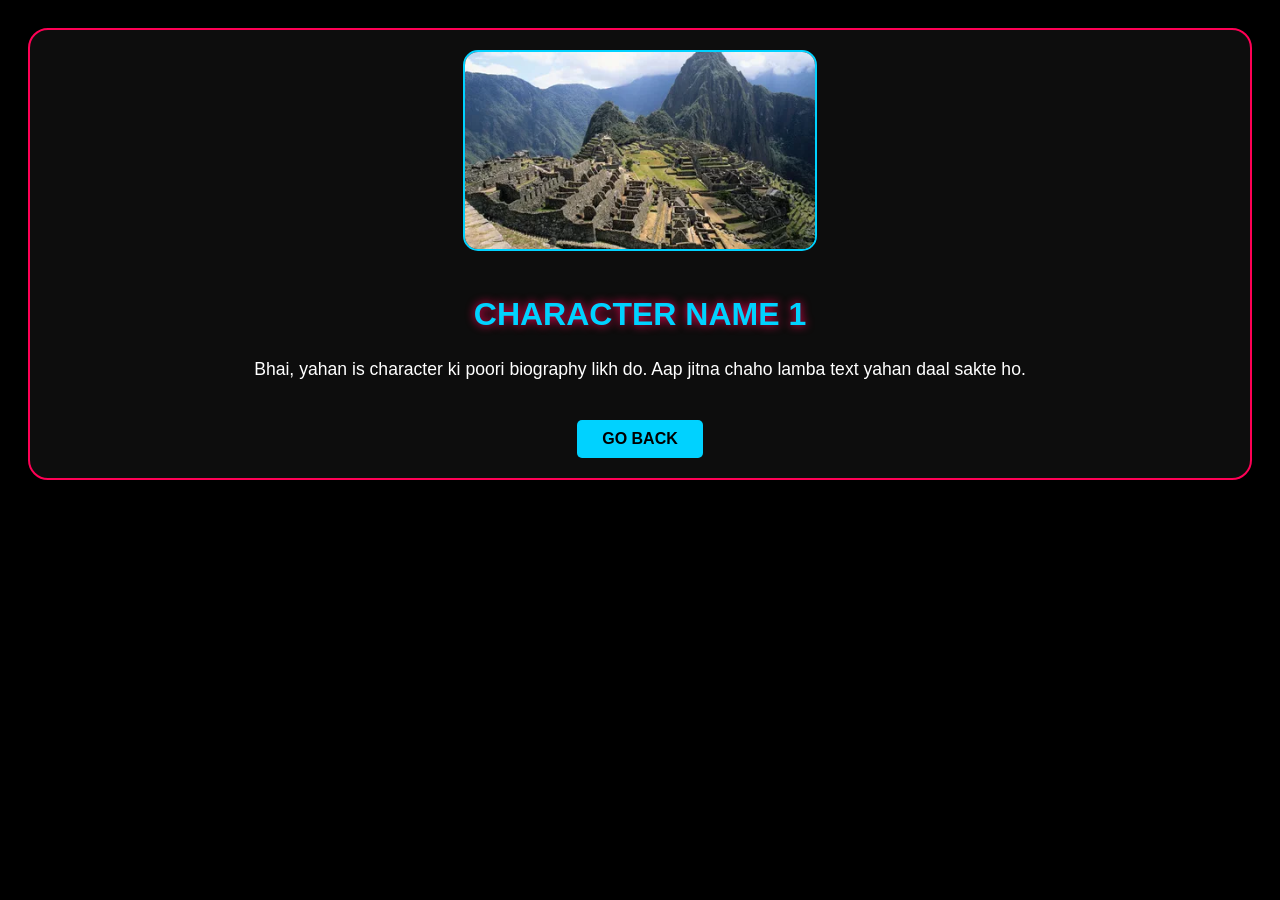
<file: Info7.html>
<!DOCTYPE html>
<html lang="en">
<head>
    <meta name="viewport" content="width=device-width, initial-scale=1.0">
    <title>Bio Page</title>
    <style>
        body { background: #000; color: #00d2ff; font-family: 'Segoe UI', sans-serif; text-align: center; padding: 20px; }
        .bio-container { border: 2px solid #ff0055; padding: 20px; border-radius: 20px; background: rgba(255, 255, 255, 0.05); }
        img { width: 100%; max-width: 350px; border-radius: 15px; border: 2px solid #00d2ff; margin-bottom: 20px; }
        h1 { text-shadow: 0 0 10px #ff0055; }
        p { color: #fff; line-height: 1.6; font-size: 1.1rem; }
        .back-btn { display: inline-block; margin-top: 20px; padding: 10px 25px; background: #00d2ff; color: #000; text-decoration: none; font-weight: bold; border-radius: 5px; }
    </style>
</head>
<body>
    <div class="bio-container">
        <img src="7.jpg" alt="Character 1">
        <h1>CHARACTER NAME 1</h1>
        <p>Bhai, yahan is character ki poori biography likh do. Aap jitna chaho lamba text yahan daal sakte ho.</p>
        <a href="index.html" class="back-btn">GO BACK</a>
    </div>
</body>
</html>
</file>
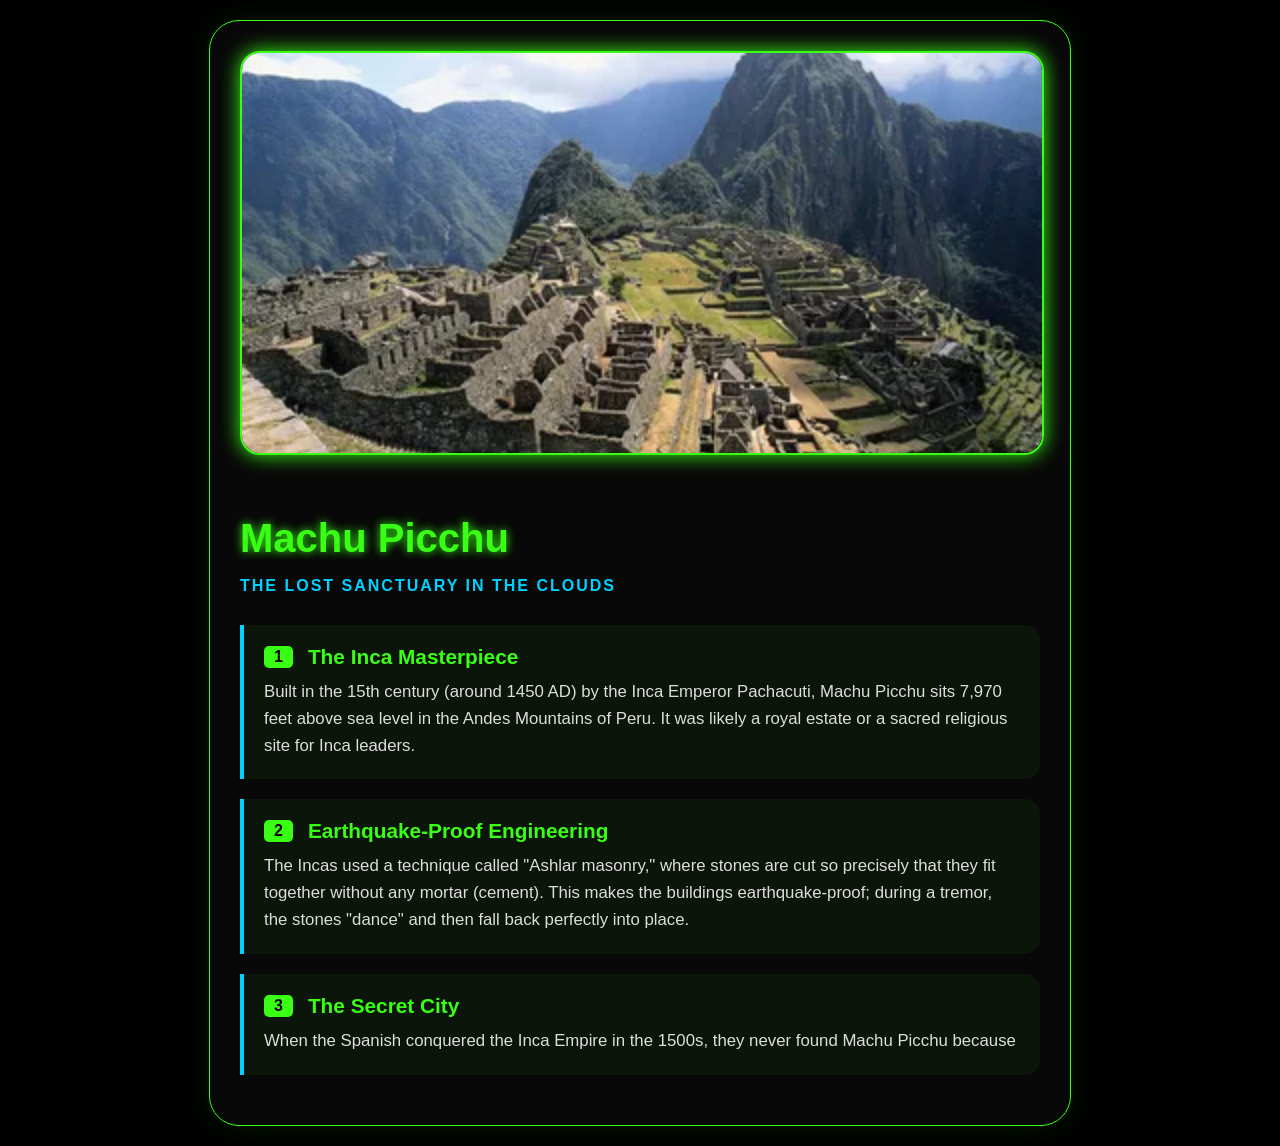
<file: info7.html>
<!DOCTYPE html>
<html lang="en">
<head>
    <meta charset="UTF-8">
    <meta name="viewport" content="width=device-width, initial-scale=1.0">
    <title>Machu Picchu - The Lost Inca City</title>
    <style>
        :root { 
            --neon-blue: #00d2ff; 
            --neon-green: #39ff14; 
            --neon-pink: #ff0055;
        }
        
        body { 
            background: #000; 
            color: #fff; 
            font-family: 'Segoe UI', sans-serif; 
            margin: 0; 
            padding: 20px; 
            display: flex;
            justify-content: center;
        }

        .bio-container { 
            max-width: 800px;
            background: rgba(255, 255, 255, 0.03);
            border: 1px solid var(--neon-green);
            padding: 30px; 
            border-radius: 30px; 
            backdrop-filter: blur(10px);
            box-shadow: 0 0 30px rgba(57, 255, 20, 0.1);
        }

        .hero-img { 
            width: 100%; 
            max-height: 400px;
            object-fit: cover;
            border-radius: 20px; 
            border: 2px solid var(--neon-green); 
            margin-bottom: 30px; 
            box-shadow: 0 0 20px var(--neon-green);
        }

        h1 { 
            color: var(--neon-green);
            text-shadow: 0 0 10px var(--neon-green);
            font-size: 2.5rem;
            margin-bottom: 10px;
        }

        .intro-text {
            color: var(--neon-blue);
            font-weight: bold;
            letter-spacing: 2px;
            margin-bottom: 30px;
            text-transform: uppercase;
        }

        .history-box {
            text-align: left;
            margin-top: 20px;
        }

        .point-card {
            background: rgba(57, 255, 20, 0.05);
            border-left: 4px solid var(--neon-blue);
            padding: 20px;
            margin-bottom: 20px;
            border-radius: 0 15px 15px 0;
            transition: 0.3s;
        }

        .point-card:hover {
            background: rgba(57, 255, 20, 0.1);
            transform: translateX(10px);
        }

        .point-card h3 {
            margin: 0 0 10px 0;
            color: var(--neon-green);
            font-size: 1.3rem;
            display: flex;
            align-items: center;
        }

        .point-card h3 span {
            background: var(--neon-green);
            color: black;
            padding: 2px 10px;
            border-radius: 5px;
            margin-right: 15px;
            font-size: 1rem;
        }

        .point-card p {
            margin: 0;
            line-height: 1.6;
            font-size: 1.05rem;
            color: #ddd;
        }

        .back-btn { 
            display: inline-block; 
            margin-top: 30px; 
            padding: 15px 40px; 
            background: var(--neon-green); 
            color: #000; 
            text-decoration: none; 
            font-weight: bold; 
            border-radius: 50px; 
            box-shadow: 0 0 15px var(--neon-green);
            transition: 0.3s;
        }

        .back-btn:hover {
            transform: scale(1.1);
            background: #fff;
        }
    </style>
</head>
<body>

    <div class="bio-container">
        <img src="7.jpg" alt="Machu Picchu" class="hero-img">
        <h1>Machu Picchu</h1>
        <p class="intro-text">The Lost Sanctuary in the Clouds</p>

        <div class="history-box">
            <div class="point-card">
                <h3><span>1</span> The Inca Masterpiece</h3>
                <p>Built in the 15th century (around 1450 AD) by the Inca Emperor Pachacuti, Machu Picchu sits 7,970 feet above sea level in the Andes Mountains of Peru. It was likely a royal estate or a sacred religious site for Inca leaders.</p>
            </div>

            <div class="point-card">
                <h3><span>2</span> Earthquake-Proof Engineering</h3>
                <p>The Incas used a technique called "Ashlar masonry," where stones are cut so precisely that they fit together without any mortar (cement). This makes the buildings earthquake-proof; during a tremor, the stones "dance" and then fall back perfectly into place.</p>
            </div>

            <div class="point-card">
                <h3><span>3</span> The Secret City</h3>
                <p>When the Spanish conquered the Inca Empire in the 1500s, they never found Machu Picchu because
</file>
